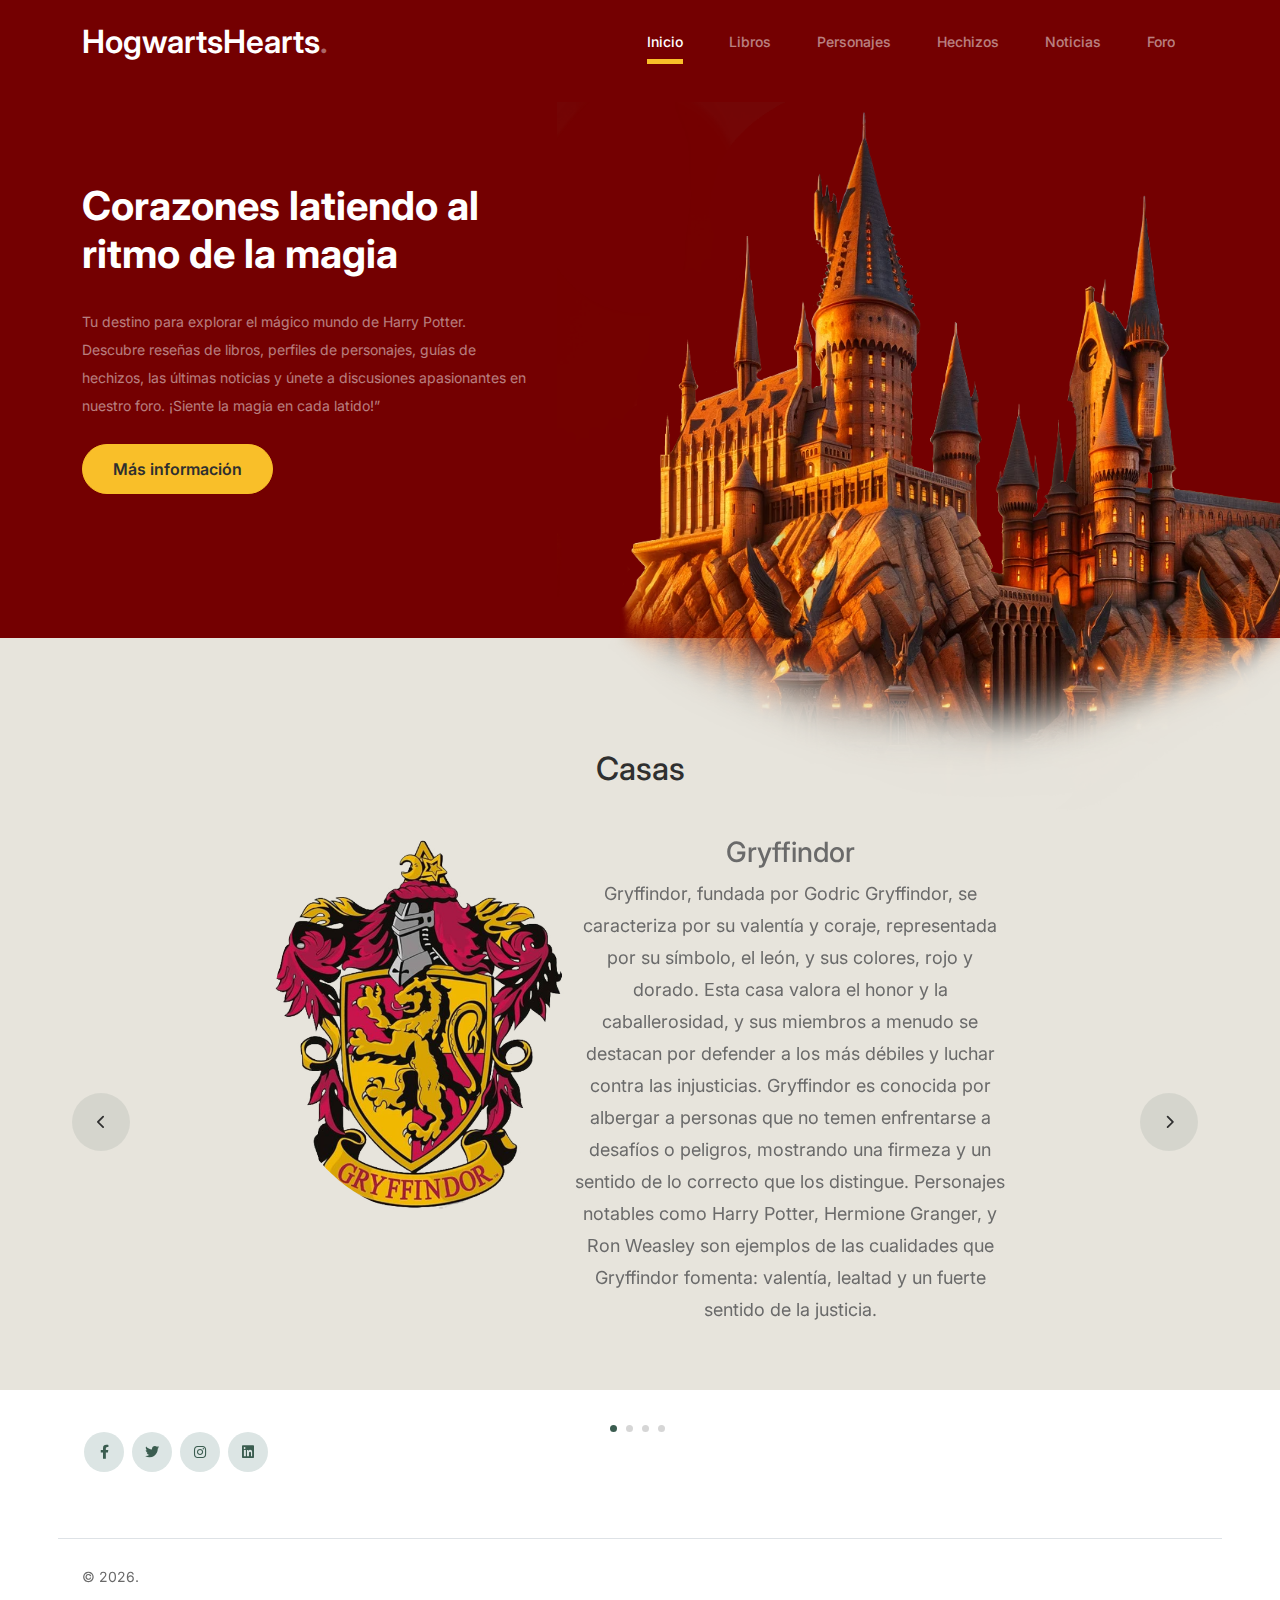
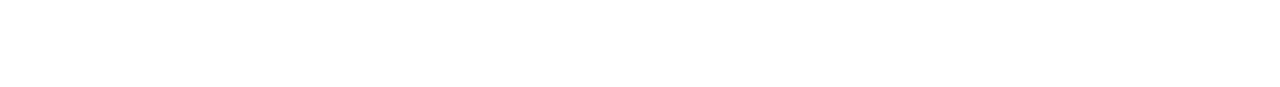
<file: FandomHarryPotter/index.html>
<!doctype html>
<html lang="en">

<head>
	<meta charset="utf-8">
	<meta name="viewport" content="width=device-width, initial-scale=1, shrink-to-fit=no">
	<meta name="author" content="Untree.co">
	<link rel="shortcut icon" href="hallowsIcon.png">

	<meta name="description" content="" />
	<meta name="keywords" content="bootstrap, bootstrap4" />

	<!-- Bootstrap CSS -->
	<link href="css/bootstrap.min.css" rel="stylesheet">
	<link href="https://cdnjs.cloudflare.com/ajax/libs/font-awesome/6.0.0-beta3/css/all.min.css" rel="stylesheet">
	<link href="css/tiny-slider.css" rel="stylesheet">
	<link href="css/style.css" rel="stylesheet">
	<title>HogwartsHearts </title>
</head>

<body>

	<!-- Start Header/Navigation -->
	<nav class="custom-navbar navbar navbar navbar-expand-md navbar-dark bg-dark" arial-label="Furni navigation bar">

		<div class="container">
			<a class="navbar-brand" href="index.html">HogwartsHearts<span>.</span></a>

			<button class="navbar-toggler" type="button" data-bs-toggle="collapse" data-bs-target="#navbarsFurni"
				aria-controls="navbarsFurni" aria-expanded="false" aria-label="Toggle navigation">
				<span class="navbar-toggler-icon"></span>
			</button>

			<div class="collapse navbar-collapse" id="navbarsFurni">
				<ul class="custom-navbar-nav navbar-nav ms-auto mb-2 mb-md-0">
					<li class="nav-item active">
						<a class="nav-link" href="index.html">Inicio</a>
					</li>
					<li><a class="nav-link" href="books.html">Libros</a></li>
					<li><a class="nav-link" href="personajes.html">Personajes</a></li>
					<li><a class="nav-link" href="spells.html">Hechizos</a></li>
					<li><a class="nav-link" href="news.html">Noticias</a></li>
					<li><a class="nav-link" href="foro.html">Foro</a></li>
				</ul>
			</div>
		</div>

	</nav>
	<!-- End Header/Navigation -->

	<!-- Start Hero Section -->
	<div class="hero">
		<div class="container">
			<div class="row justify-content-between">
				<div class="col-lg-5">
					<div class="intro-excerpt">
						<h1>Corazones <span clsas="d-block">latiendo al ritmo de la magia</span></h1>
						<p class="mb-4">Tu destino para explorar el mágico mundo de Harry Potter.
							Descubre reseñas de libros, perfiles de personajes, guías de hechizos,
							las últimas noticias y únete a discusiones apasionantes en nuestro foro.
							¡Siente la magia en cada latido!”</p>
						<p><a href="" class="btn btn-secondary me-2">Más información</a>
							<!-- <a href="#"class="btn btn-white-outline">Explore</a> -->
						</p>
					</div>
				</div>
				<div class="col-lg-7">
					<div class="hero-img-wrap">
						<img src="images/hogwarts.png" class="img-fluid">
					</div>
				</div>
			</div>
		</div>
	</div>



	<!-- Start Testimonial Slider -->
	<div class="testimonial-section before-footer-section">
		<div class="container">
			<div class="row">
				<div class="col-lg-7 mx-auto text-center">
					<h2 class="section-title">Casas</h2>
				</div>
			</div>

			<div class="row justify-content-center">
				<div class="col-lg-12">
					<div class="testimonial-slider-wrap text-center">

						<div id="testimonial-nav">
							<span class="prev" data-controls="prev"><span class="fa fa-chevron-left"></span></span>
							<span class="next" data-controls="next"><span class="fa fa-chevron-right"></span></span>
						</div>

						<div class="testimonial-slider">
							<div class="item">
								<div class="row justify-content-center">
									<div class="col-lg-8 mx-auto">
										<div class="testimonial-block text-center">
											<div class="author-info">
												<div class="author-pic">
													<img src="images/gryffindor.png" alt="Maria Jones"
														class="img-fluid">
												</div>
												<h3 class="font-weight-bold"></h3>
											</div>
											<blockquote class="mb-5">
												<h3 class="font-weight-bold">Gryffindor</h3>
												<p>Gryffindor, fundada por Godric Gryffindor, se caracteriza por
													su valentía y coraje, representada por su símbolo, el león, y sus
													colores, rojo y dorado. Esta casa valora el honor y la
													caballerosidad, y sus miembros a menudo se destacan por defender a
													los más débiles y luchar contra las injusticias. Gryffindor es
													conocida por albergar a personas que no temen enfrentarse a desafíos
													o peligros, mostrando una firmeza y un sentido de lo correcto que
													los distingue. Personajes notables como Harry Potter, Hermione
													Granger, y Ron Weasley son ejemplos de las cualidades que Gryffindor
													fomenta: valentía, lealtad y un fuerte sentido de la
													justicia.</p>
											</blockquote>
										</div>
									</div>
								</div>
							</div>
							<!-- END item -->

							<div class="item">
								<div class="row justify-content-center">
									<div class="col-lg-8 mx-auto">
										<div class="testimonial-block text-center">
											<div class="author-info">
												<div class="author-pic">
													<img src="images/slytherin.png" alt="Maria Jones" class="img-fluid">
												</div>
												<h3 class="font-weight-bold"></h3>
											</div>
											<blockquote class="mb-5">
												<h3 class="font-weight-bold">Slytherin</h3>
												<p>Slytherin, fundada por Salazar Slytherin, es famosa por su
													énfasis en la ambición y determinación, simbolizada por la serpiente
													y los colores verde y plata. Esta casa valora la astucia, la
													habilidad para usar recursos a su favor y un fuerte sentido del
													orgullo y liderazgo. Los Slytherins son estratégicos, conscientes de
													su entorno social, y a menudo asumen roles de liderazgo. Personajes
													como Severus Snape y Draco Malfoy representan las características de
													Slytherin: ambición, astucia y una voluntad firme para lograr sus
													objetivos.
												</p>
											</blockquote>
										</div>
									</div>
								</div>
							</div>

							<div class="item">
								<div class="row justify-content-center">
									<div class="col-lg-8 mx-auto">
										<div class="testimonial-block text-center">
											<div class="author-info">
												<div class="author-pic">
													<img src="images/ravenclaw.png" alt="Maria Jones" class="img-fluid">
												</div>
												<h3 class="font-weight-bold"></h3>
											</div>
											<blockquote class="mb-5">
												<h3 class="font-weight-bold">Ravenclaw</h3>
												<p>Ravenclaw, fundada por Rowena Ravenclaw, se distingue por su
													valoración de la inteligencia y sabiduría, con el águila como
													símbolo y los colores azul y bronce. Esta casa promueve la
													creatividad, la originalidad, y el deseo de conocimiento, atrayendo
													a aquellos que muestran una mente aguda y un enfoque innovador. Los
													Ravenclaws son conocidos por su independencia, individualismo y un
													enfoque único en la resolución de problemas. Personajes como Luna
													Lovegood y Cho Chang ejemplifican las cualidades de Ravenclaw:
													inteligencia, creatividad y una perspectiva única.
												</p>
											</blockquote>
										</div>
									</div>
								</div>
							</div>

							<div class="item">
								<div class="row justify-content-center">
									<div class="col-lg-8 mx-auto">
										<div class="testimonial-block text-center">
											<div class="author-info">
												<div class="author-pic">
													<img src="images/hufflepuff.png" alt="Maria Jones"
														class="img-fluid">
												</div>
												<h3 class="font-weight-bold"></h3>
											</div>
											<blockquote class="mb-5">
												<h3 class="font-weight-bold">Hufflepuff</h3>
												<p>Hufflepuff, fundada por Helga Hufflepuff, es reconocida por su
													lealtad, justicia, y los colores amarillo y negro. Esta casa destaca
													por valorar el trabajo duro, la paciencia, y la igualdad,
													representada por su símbolo, el tejón. Los miembros de Hufflepuff
													son conocidos por su amabilidad, honestidad y un enfoque inclusivo y
													justo hacia todos, siendo a menudo vistos como los más amigables y
													accesibles. Personajes como Cedric Diggory y Nymphadora Tonks
													ilustran el compromiso de Hufflepuff con la lealtad, la dedicación y
													la justicia.
												</p>
											</blockquote>
										</div>
									</div>
								</div>
							</div>


						</div>

					</div>
				</div>
			</div>
		</div>
	</div>
	<!-- End Testimonial Slider -->


	<!-- Start Footer Section -->
	<footer class="footer-section">
		<div class="container relative">

			<div class="row g-5 mb-5">
				<div class="col-lg-4">

					<ul class="list-unstyled custom-social">
						<li><a href="#"><span class="fa fa-brands fa-facebook-f"></span></a></li>
						<li><a href="#"><span class="fa fa-brands fa-twitter"></span></a></li>
						<li><a href="#"><span class="fa fa-brands fa-instagram"></span></a></li>
						<li><a href="#"><span class="fa fa-brands fa-linkedin"></span></a></li>
					</ul>
				</div>


				<div class="border-top copyright">
					<div class="row pt-4">
						<div class="col-lg-6">
							<p class="mb-2 text-center text-lg-start"> &copy;
								<script>document.write(new Date().getFullYear());</script>.
							</p>
						</div>
					</div>
				</div>

			</div>
	</footer>
	<!-- End Footer Section -->
	<script src="js/bootstrap.bundle.min.js"></script>
	<script src="js/tiny-slider.js"></script>
	<script src="js/custom.js"></script>

</body>

</html>
</file>
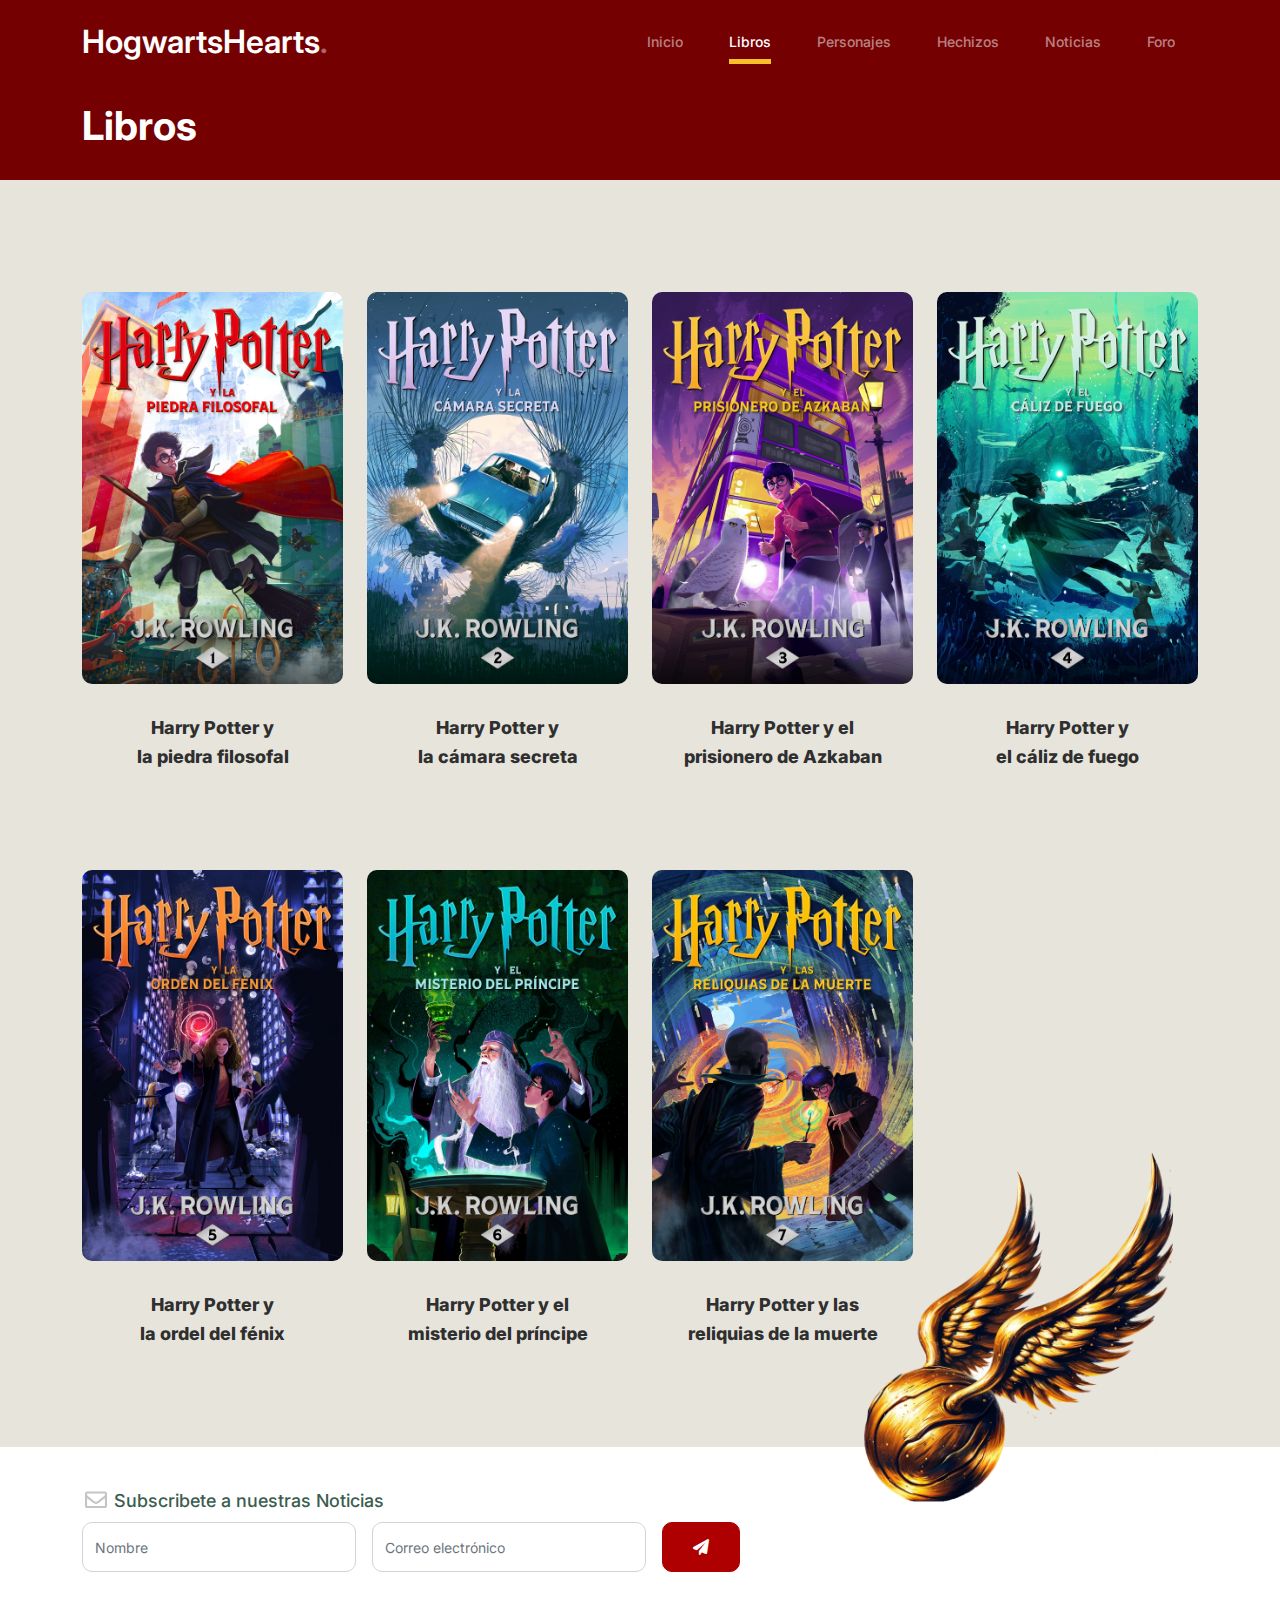
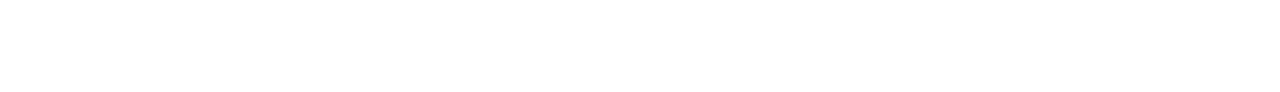
<file: FandomHarryPotter/books.html>
<!doctype html>
<html lang="en">

<head>
	<meta charset="utf-8">
	<meta name="viewport" content="width=device-width, initial-scale=1, shrink-to-fit=no">
	<meta name="author" content="Untree.co">
	<link rel="shortcut icon" href="hallowsIcon.png">

	<meta name="description" content="" />
	<meta name="keywords" content="bootstrap, bootstrap4" />

	<!-- Bootstrap CSS -->
	<link href="css/bootstrap.min.css" rel="stylesheet">
	<link href="https://cdnjs.cloudflare.com/ajax/libs/font-awesome/6.0.0-beta3/css/all.min.css" rel="stylesheet">
	<link href="css/tiny-slider.css" rel="stylesheet">
	<link href="css/style.css" rel="stylesheet">
	<title>Libros </title>
</head>

<body>

	<!-- Barra de navegacion -->
	<nav class="custom-navbar navbar navbar navbar-expand-md navbar-dark bg-dark" arial-label="Furni navigation bar">
		<div class="container">
			<a class="navbar-brand" href="index.html">HogwartsHearts<span>.</span></a>
			<button class="navbar-toggler" type="button" data-bs-toggle="collapse" data-bs-target="#navbarsFurni"
				aria-controls="navbarsFurni" aria-expanded="false" aria-label="Toggle navigation">
				<span class="navbar-toggler-icon"></span>
			</button>
			<div class="collapse navbar-collapse" id="navbarsFurni">
				<ul class="custom-navbar-nav navbar-nav ms-auto mb-2 mb-md-0">
					<li><a class="nav-link" href="index.html">Inicio</a></li>
					<li class="nav-item active">
						<a class="nav-link" href="books.html">Libros</a>
					</li>
					<li><a class="nav-link" href="personajes.html">Personajes</a></li>
					<li><a class="nav-link" href="services.html">Hechizos</a></li>
					<li><a class="nav-link" href="blog.html">Noticias</a></li>
					<li><a class="nav-link" href="contact.html">Foro</a></li>
			</div>
		</div>
	</nav>

	<!-- Barra titulo -->
	<div class="hero2">
		<div class="container">
			<div class="row justify-content-between">
				<div class="col-lg-5">
					<div class="intro-excerpt">
						<h1>Libros</h1>
					</div>
				</div>
			</div>
		</div>
	</div>


	<div class="untree_co-section product-section before-footer-section">
		<div class="container">
			<div class="row">
				<!-- Libro1 -->
				<div class="col-12 col-md-4 col-lg-3 mb-5">
					<a class="product-item" href="#" data-bs-toggle="modal" data-bs-target="#modalBook1">
						<img src="images/book1.jpg" class="img-fluid product-thumbnail">
						<!-- <h3 class="product-title"></h3> -->
						<strong class="product-price">Harry Potter y<br>la piedra filosofal</strong>
						<span class="icon-cross">
							<img src="images/cross.svg" class="img-fluid">
						</span>
					</a>
				</div>

				<!-- Libro 2 -->
				<div class="col-12 col-md-4 col-lg-3 mb-5">
					<a class="product-item" href="#" data-bs-toggle="modal" data-bs-target="#modalBook2">
						<img src="images/book2.jpg" class="img-fluid product-thumbnail">
						<strong class="product-price">Harry Potter y<br>la cámara secreta</strong>
						<span class="icon-cross">
							<img src="images/cross.svg" class="img-fluid">
						</span>
					</a>
				</div>

				<!-- Libro 3 -->
				<div class="col-12 col-md-4 col-lg-3 mb-5">
					<a class="product-item" href="#" data-bs-toggle="modal" data-bs-target="#modalBook3">
						<img src="images/book3.jpg" class="img-fluid product-thumbnail">
						<strong class="product-price">Harry Potter y el<br>prisionero de Azkaban</strong>
						<span class="icon-cross">
							<img src="images/cross.svg" class="img-fluid">
						</span>
					</a>
				</div>

				<!-- Libro 4 -->
				<div class="col-12 col-md-4 col-lg-3 mb-5">
					<a class="product-item" href="#" data-bs-toggle="modal" data-bs-target="#modalBook4">
						<img src="images/book4.jpg" class="img-fluid product-thumbnail">
						<strong class="product-price">Harry Potter y<br>el cáliz de fuego</strong>
						<span class="icon-cross">
							<img src="images/cross.svg" class="img-fluid">
						</span>
					</a>
				</div>

				<!-- Libro 5 -->
				<div class="col-12 col-md-4 col-lg-3 mb-5">
					<a class="product-item" href="#" data-bs-toggle="modal" data-bs-target="#modalBook5">
						<img src="images/book5.jpg" class="img-fluid product-thumbnail">
						<strong class="product-price">Harry Potter y<br>la ordel del fénix</strong>
						<span class="icon-cross">
							<img src="images/cross.svg" class="img-fluid">
						</span>
					</a>
				</div>

				<!-- Libro 6 -->
				<div class="col-12 col-md-4 col-lg-3 mb-5">
					<a class="product-item" href="#" data-bs-toggle="modal" data-bs-target="#modalBook6">
						<img src="images/book6.jpg" class="img-fluid product-thumbnail">
						<strong class="product-price">Harry Potter y el<br>misterio del príncipe</strong>
						<span class="icon-cross">
							<img src="images/cross.svg" class="img-fluid">
						</span>
					</a>
				</div>

				<!-- Libro 7 -->
				<div class="col-12 col-md-4 col-lg-3 mb-5">
					<a class="product-item" href="#" data-bs-toggle="modal" data-bs-target="#modalBook7">
						<img src="images/book7.jpg" class="img-fluid product-thumbnail">
						<strong class="product-price">Harry Potter y las<br>reliquias de la muerte</strong>
						<span class="icon-cross">
							<img src="images/cross.svg" class="img-fluid">
						</span>
					</a>
				</div>

				<!-- Modal libro 1 -->
				<div class="modal fade modal-book" id="modalBook1" tabindex="-1" aria-labelledby="exampleModalLabel"
					aria-hidden="true">
					<div class="modal-dialog modal-dialog-centered">
						<div class="modal-content">
							<div class="modal-header">
								<h1 class="modal-h1">
									Harry potter y la piedra filosofal
								</h1>
							</div>
							<div class="modal-body">
								<div class="img-container">
									<img src="images/book1.jpg" class="img-modal">
								</div>
								<div>
									<p class="modal-p">
										En "Harry Potter y la Piedra Filosofal", J.K. Rowling introduce a los lectores
										al joven Harry Potter, quien descubre en su undécimo cumpleaños que es un mago.
										El libro narra su primer año en el Colegio Hogwarts de Magia y Hechicería, donde
										hace amigos como Ron Weasley y Hermione Granger y enemigos como Draco Malfoy. A
										través de una serie de eventos mágicos y misteriosos, Harry se entera de su
										pasado trágico y del poderoso mago oscuro Lord Voldemort, quien asesinó a sus
										padres. La historia culmina con la búsqueda de la Piedra Filosofal, un objeto
										mágico de inmenso poder, mientras Harry y sus amigos enfrentan desafíos que
										ponen a prueba su valentía y amistad. Este libro no solo establece el escenario
										para la serie, sino que también introduce temas centrales como la amistad, el
										coraje y la lucha contra el mal.
									</p>
								</div>
							</div>
							<div class="modal-footer">
								<button type="button" class="btn btn-cerrar" data-bs-dismiss="modal">Cerrar</button>
							</div>
						</div>
					</div>
				</div>

				<!-- Modal libro 2 -->
				<div class="modal fade modal-book" id="modalBook2" tabindex="-1" aria-labelledby="exampleModalLabel"
					aria-hidden="true">
					<div class="modal-dialog modal-dialog-centered">
						<div class="modal-content">
							<div class="modal-header">
								<h1 class="modal-h1">
									Harry Potter y la Cámara Secreta
								</h1>
							</div>
							<div class="modal-body">
								<div class="img-container">
									<img src="images/book2.jpg" class="img-modal">
								</div>
								<div>
									<p class="modal-p">
										"Harry Potter y la Cámara Secreta" profundiza en el mundo mágico y sus peligros.
										En su segundo año en Hogwarts, Harry se enfrenta al misterio de la Cámara
										Secreta, un lugar dentro de la escuela donde un monstruo ha sido liberado,
										petrificando a varios estudiantes. A lo largo de la historia, Harry lucha contra
										el prejuicio (manifestado en la figura del elfo doméstico Dobby y la difamación
										contra los magos de "sangre no pura"), y descubre más sobre el pasado de
										Voldemort. La historia culmina con un emocionante enfrentamiento en la Cámara
										Secreta, donde Harry demuestra nuevamente su valentía y habilidad para enfrentar
										a las fuerzas oscuras. Este libro consolida la complejidad del mundo mágico y
										los personajes, presentando nuevos retos y expandiendo la historia de fondo de
										la serie.
									</p>
								</div>
							</div>
							<div class="modal-footer">
								<button type="button" class="btn btn-cerrar" data-bs-dismiss="modal">Cerrar</button>
							</div>
						</div>
					</div>
				</div>

				<!-- Modal libro 3 -->
				<div class="modal fade modal-book" id="modalBook3" tabindex="-1" aria-labelledby="exampleModalLabel"
					aria-hidden="true">
					<div class="modal-dialog modal-dialog-centered">
						<div class="modal-content">
							<div class="modal-header">
								<h1 class="modal-h1">
									Harry Potter y el Prisionero de Azkaban
								</h1>
							</div>
							<div class="modal-body">
								<div class="img-container">
									<img src="images/book3.jpg" class="img-modal">
								</div>
								<div>
									<p class="modal-p">
										El tercer libro, "Harry Potter y el Prisionero de Azkaban", se centra en la
										figura de Sirius Black, un prisionero fugado de la infame prisión de Azkaban,
										quien se cree que busca matar a Harry. Este libro marca un giro hacia una
										narrativa más oscura y compleja. A lo largo de la historia, Harry descubre la
										verdad sobre la relación de Black con sus padres y se enfrenta a criaturas
										aterradoras como los dementores. El libro introduce conceptos como el giratiempo
										y profundiza en el pasado de los padres de Harry, añadiendo capas de profundidad
										a la saga. La resolución del misterio de Black y su verdadera historia añaden
										una dimensión emocional más rica y compleja a la serie.
									</p>
								</div>
							</div>
							<div class="modal-footer">
								<button type="button" class="btn btn-cerrar" data-bs-dismiss="modal">Cerrar</button>
							</div>
						</div>
					</div>
				</div>

				<!-- Modal libro 4 -->
				<div class="modal fade modal-book" id="modalBook4" tabindex="-1" aria-labelledby="exampleModalLabel"
					aria-hidden="true">
					<div class="modal-dialog modal-dialog-centered">
						<div class="modal-content">
							<div class="modal-header">
								<h1 class="modal-h1">
									Harry Potter y el Cáliz de Fuego
								</h1>
							</div>
							<div class="modal-body">
								<div class="img-container">
									<img src="images/book4.jpg" class="img-modal">
								</div>
								<div>
									<p class="modal-p">
										"Harry Potter y el Cáliz de Fuego" lleva a Harry y a sus amigos a enfrentar
										nuevos desafíos en el Torneo de los Tres Magos, una competición mágica entre
										tres escuelas de magia. Este libro se distingue por su escala más grande y un
										tono más oscuro, ya que el resurgimiento de Voldemort se convierte en una
										amenaza tangible. A través de las pruebas del torneo, Harry demuestra su ingenio
										y coraje, mientras la trama se entrelaza con temas de honor, rivalidad y
										tragedia. El clímax del libro, donde Harry se enfrenta a Voldemort, marca un
										punto de inflexión en la serie, estableciendo el escenario para una lucha más
										directa entre el bien y el mal.
									</p>
								</div>
							</div>
							<div class="modal-footer">
								<button type="button" class="btn btn-cerrar" data-bs-dismiss="modal">Cerrar</button>
							</div>
						</div>
					</div>
				</div>

				<!-- Modal libro 5 -->
				<div class="modal fade modal-book" id="modalBook5" tabindex="-1" aria-labelledby="exampleModalLabel"
					aria-hidden="true">
					<div class="modal-dialog modal-dialog-centered">
						<div class="modal-content">
							<div class="modal-header">
								<h1 class="modal-h1">
									Harry Potter y la Orden del Fénix
								</h1>
							</div>
							<div class="modal-body">
								<div class="img-container">
									<img src="images/book5.jpg" class="img-modal">
								</div>
								<div>
									<p class="modal-p">
										En "Harry Potter y la Orden del Fénix", la serie alcanza un pico de intensidad y
										conflicto. La negación del Ministerio de Magia de la vuelta de Voldemort y la
										llegada de Dolores Umbridge a Hogwarts como una autoridad opresiva son temas
										centrales. Harry, sintiéndose aislado y frustrado, debe lidiar con los desafíos
										del crecimiento y la responsabilidad. La formación del Ejército de Dumbledore y
										la rebelión de los estudiantes contra Umbridge destacan temas de resistencia y
										autonomía. El libro culmina con una batalla en el Departamento de Misterios,
										revelando más sobre las profecías relacionadas con Harry y Voldemort, y lleva la
										serie a un tono más adulto y serio.
									</p>
								</div>
							</div>
							<div class="modal-footer">
								<button type="button" class="btn btn-cerrar" data-bs-dismiss="modal">Cerrar</button>
							</div>
						</div>
					</div>
				</div>

				<!-- Modal libro 6 -->
				<div class="modal fade modal-book" id="modalBook6" tabindex="-1" aria-labelledby="exampleModalLabel"
					aria-hidden="true">
					<div class="modal-dialog modal-dialog-centered">
						<div class="modal-content">
							<div class="modal-header">
								<h1 class="modal-h1">
									Harry Potter y el Misterio del Príncipe
								</h1>
							</div>
							<div class="modal-body">
								<div class="img-container">
									<img src="images/book6.jpg" class="img-modal">
								</div>
								<div>
									<p class="modal-p">
										"Harry Potter y el Misterio del Príncipe" se sumerge más en el pasado de
										Voldemort y la naturaleza de sus Horrocruxes, objetos que contienen fragmentos
										de su alma. A medida que Harry y Dumbledore trabajan juntos para descubrir los
										secretos de Voldemort, la historia explora temas de sacrificio, confianza y la
										naturaleza del mal. Las relaciones personales y románticas de los personajes
										adquieren mayor relevancia, añadiendo una dimensión más humana y relatable. El
										clímax trágico del libro, con la muerte de un personaje central, deja a Harry y
										a los lectores con un sentido de pérdida y determinación para enfrentar la
										inminente batalla final contra Voldemort.
									</p>
								</div>
							</div>
							<div class="modal-footer">
								<button type="button" class="btn btn-cerrar" data-bs-dismiss="modal">Cerrar</button>
							</div>
						</div>
					</div>
				</div>

				<!-- Modal libro 7 -->
				<div class="modal fade modal-book" id="modalBook7" tabindex="-1" aria-labelledby="exampleModalLabel"
					aria-hidden="true">
					<div class="modal-dialog modal-dialog-centered">
						<div class="modal-content">
							<div class="modal-header">
								<h1 class="modal-h1">
									Harry Potter y las Reliquias de la Muerte
								</h1>
							</div>
							<div class="modal-body">
								<div class="img-container">
									<img src="images/book7.jpg" class="img-modal">
								</div>
								<div>
									<p class="modal-p">
										El último libro, "Harry Potter y las Reliquias de la Muerte", concluye la saga
										con una mezcla épica de batallas, sacrificios y revelaciones. Harry, Ron y
										Hermione se embarcan en una peligrosa misión para encontrar y destruir los
										Horrocruxes restantes de Voldemort. A lo largo del libro, enfrentan numerosos
										desafíos y pérdidas, profundizando en temas de amor, muerte y elección. Las
										complejas relaciones entre los personajes alcanzan su clímax, y la historia
										culmina con la Batalla de Hogwarts, un enfrentamiento final entre las fuerzas
										del bien y del mal. El libro cierra de manera satisfactoria la historia,
										resolviendo misterios y arcos de personajes, y dejando a los lectores con una
										sensación de cierre y continuidad.
									</p>
								</div>
							</div>
							<div class="modal-footer">
								<button type="button" class="btn btn-cerrar" data-bs-dismiss="modal">Cerrar</button>
							</div>
						</div>
					</div>
				</div>

			</div>
		</div>
	</div>


	<!-- Start Footer Section -->
	<footer class="footer-section">
		<div class="container relative">
			<div class="snitch-img">
				<img src="images/snitch.png" alt="Image" class="img-fluid">
			</div>
			<div class="row">
				<div class="col-lg-8">
					<div class="subscription-form">
						<h3 class="d-flex align-items-center"><span class="me-1"><img src="images/envelope-outline.svg"
									alt="Image" class="img-fluid"></span><span>Subscribete a nuestras Noticias</span>
						</h3>
						<form action="#" class="row g-3">
							<div class="col-auto">
								<input type="text" class="form-control" placeholder="Nombre">
							</div>
							<div class="col-auto">
								<input type="email" class="form-control" placeholder="Correo electrónico">
							</div>
							<div class="col-auto">
								<button class="btn btn-primary">
									<span class="fa fa-paper-plane"></span>
								</button>
							</div>
						</form>
					</div>
				</div>
			</div>
		</div>
	</footer>


	<script src="js/bootstrap.bundle.min.js"></script>
	<script src="js/tiny-slider.js"></script>
	<script src="js/custom.js"></script>
</body>

</html>
</file>
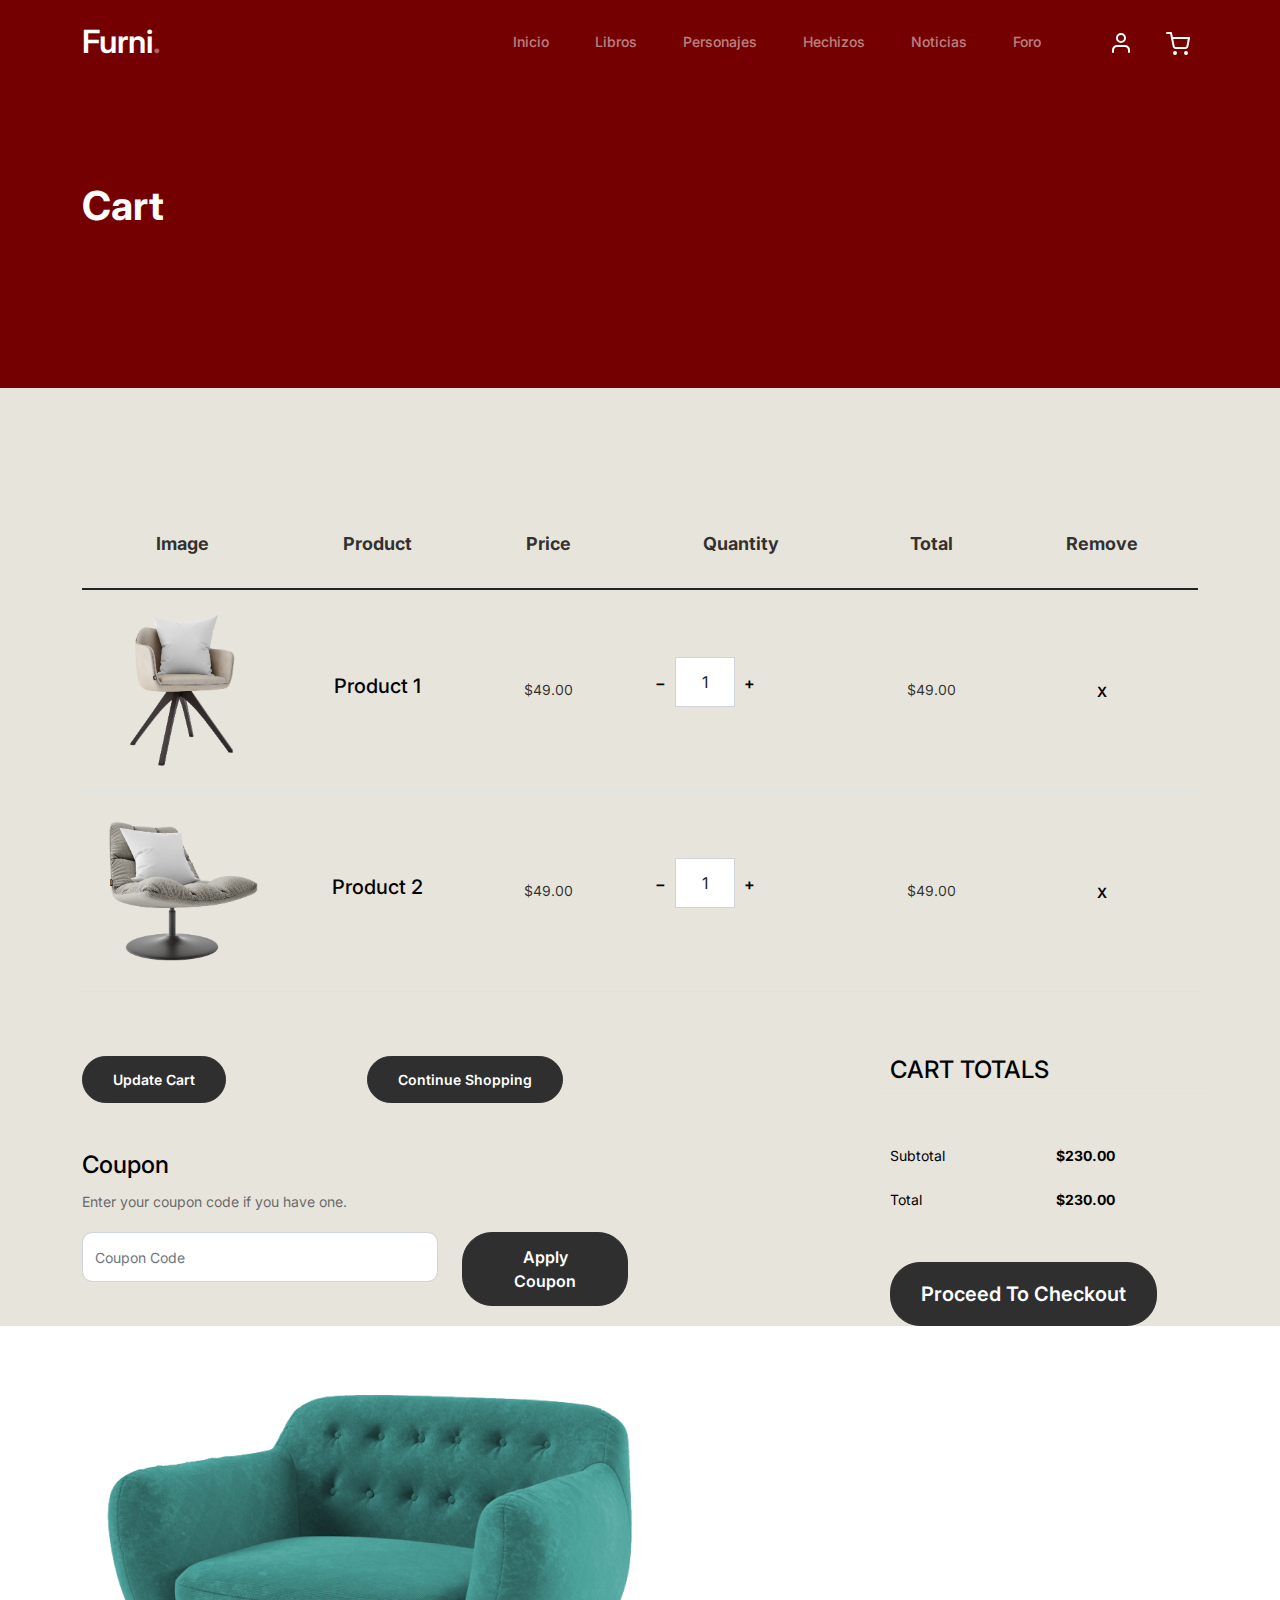
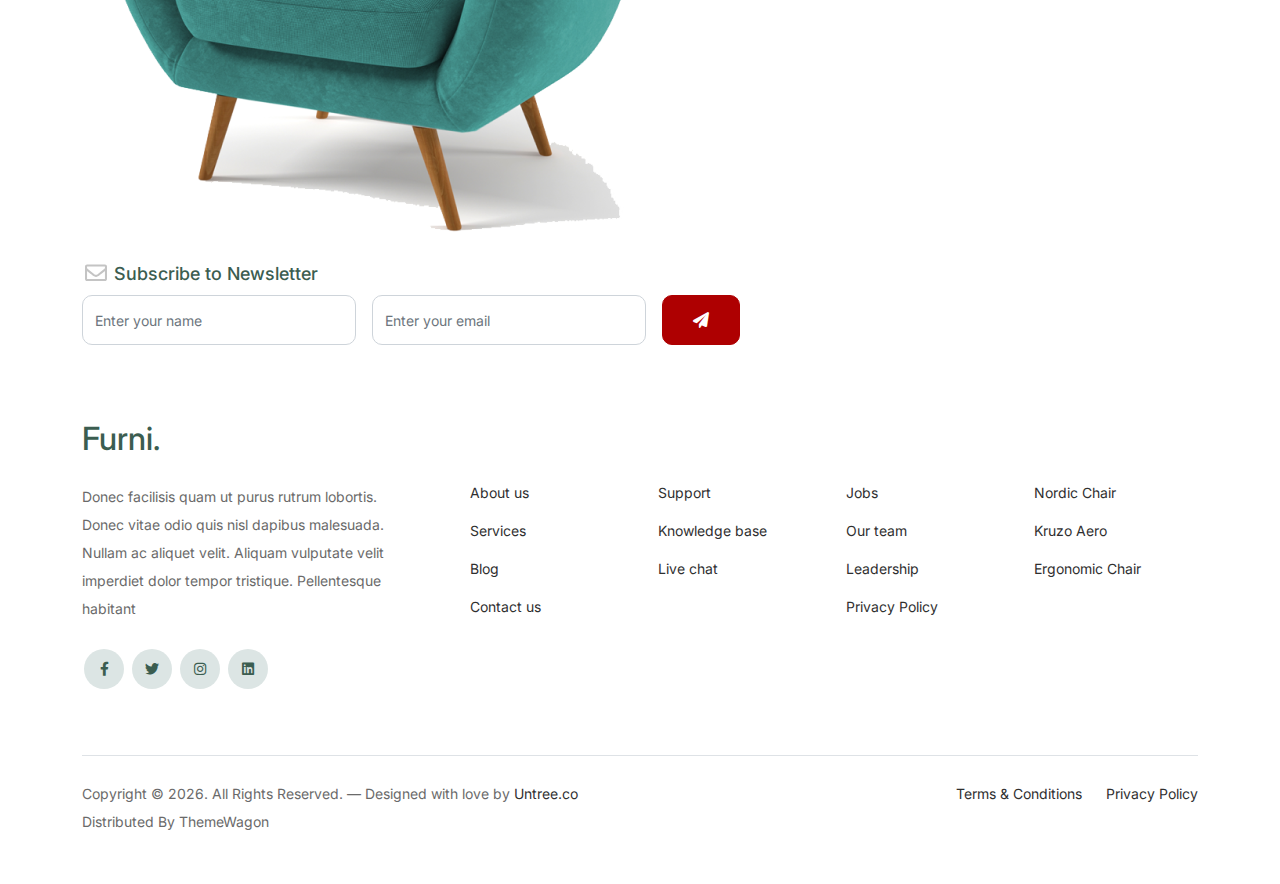
<file: FandomHarryPotter/cart.html>
<!-- /*
* Bootstrap 5
* Template Name: Furni
* Template Author: Untree.co
* Template URI: https://untree.co/
* License: https://creativecommons.org/licenses/by/3.0/
*/ -->
<!doctype html>
<html lang="en">

<head>
	<meta charset="utf-8">
	<meta name="viewport" content="width=device-width, initial-scale=1, shrink-to-fit=no">
	<meta name="author" content="Untree.co">
	<link rel="shortcut icon" href="favicon.png">

	<meta name="description" content="" />
	<meta name="keywords" content="bootstrap, bootstrap4" />

	<!-- Bootstrap CSS -->
	<link href="css/bootstrap.min.css" rel="stylesheet">
	<link href="https://cdnjs.cloudflare.com/ajax/libs/font-awesome/6.0.0-beta3/css/all.min.css" rel="stylesheet">
	<link href="css/tiny-slider.css" rel="stylesheet">
	<link href="css/style.css" rel="stylesheet">
	<title>Furni Free Bootstrap 5 Template for Furniture and Interior Design Websites by Untree.co </title>
</head>

<body>

	<!-- Start Header/Navigation -->
	<nav class="custom-navbar navbar navbar navbar-expand-md navbar-dark bg-dark" arial-label="Furni navigation bar">

		<div class="container">
			<a class="navbar-brand" href="index.html">Furni<span>.</span></a>

			<button class="navbar-toggler" type="button" data-bs-toggle="collapse" data-bs-target="#navbarsFurni"
				aria-controls="navbarsFurni" aria-expanded="false" aria-label="Toggle navigation">
				<span class="navbar-toggler-icon"></span>
			</button>

			<div class="collapse navbar-collapse" id="navbarsFurni">
				<ul class="custom-navbar-nav navbar-nav ms-auto mb-2 mb-md-0">
					<li class="nav-item ">
						<a class="nav-link" href="index.html">Inicio</a>
					</li>
					<li><a class="nav-link" href="books.html">Libros</a></li>
					<li><a class="nav-link" href="about.html">Personajes</a></li>
					<li><a class="nav-link" href="services.html">Hechizos</a></li>
					<li><a class="nav-link" href="blog.html">Noticias</a></li>
					<li><a class="nav-link" href="contact.html">Foro</a></li>
				</ul>

				<ul class="custom-navbar-cta navbar-nav mb-2 mb-md-0 ms-5">
					<li><a class="nav-link" href="#"><img src="images/user.svg"></a></li>
					<li><a class="nav-link" href="cart.html"><img src="images/cart.svg"></a></li>
				</ul>
			</div>
		</div>

	</nav>
	<!-- End Header/Navigation -->

	<!-- Start Hero Section -->
	<div class="hero">
		<div class="container">
			<div class="row justify-content-between">
				<div class="col-lg-5">
					<div class="intro-excerpt">
						<h1>Cart</h1>
					</div>
				</div>
				<div class="col-lg-7">

				</div>
			</div>
		</div>
	</div>
	<!-- End Hero Section -->



	<div class="untree_co-section before-footer-section">
		<div class="container">
			<div class="row mb-5">
				<form class="col-md-12" method="post">
					<div class="site-blocks-table">
						<table class="table">
							<thead>
								<tr>
									<th class="product-thumbnail">Image</th>
									<th class="product-name">Product</th>
									<th class="product-price">Price</th>
									<th class="product-quantity">Quantity</th>
									<th class="product-total">Total</th>
									<th class="product-remove">Remove</th>
								</tr>
							</thead>
							<tbody>
								<tr>
									<td class="product-thumbnail">
										<img src="images/product-1.png" alt="Image" class="img-fluid">
									</td>
									<td class="product-name">
										<h2 class="h5 text-black">Product 1</h2>
									</td>
									<td>$49.00</td>
									<td>
										<div class="input-group mb-3 d-flex align-items-center quantity-container"
											style="max-width: 120px;">
											<div class="input-group-prepend">
												<button class="btn btn-outline-black decrease"
													type="button">&minus;</button>
											</div>
											<input type="text" class="form-control text-center quantity-amount"
												value="1" placeholder="" aria-label="Example text with button addon"
												aria-describedby="button-addon1">
											<div class="input-group-append">
												<button class="btn btn-outline-black increase"
													type="button">&plus;</button>
											</div>
										</div>

									</td>
									<td>$49.00</td>
									<td><a href="#" class="btn btn-black btn-sm">X</a></td>
								</tr>

								<tr>
									<td class="product-thumbnail">
										<img src="images/product-2.png" alt="Image" class="img-fluid">
									</td>
									<td class="product-name">
										<h2 class="h5 text-black">Product 2</h2>
									</td>
									<td>$49.00</td>
									<td>
										<div class="input-group mb-3 d-flex align-items-center quantity-container"
											style="max-width: 120px;">
											<div class="input-group-prepend">
												<button class="btn btn-outline-black decrease"
													type="button">&minus;</button>
											</div>
											<input type="text" class="form-control text-center quantity-amount"
												value="1" placeholder="" aria-label="Example text with button addon"
												aria-describedby="button-addon1">
											<div class="input-group-append">
												<button class="btn btn-outline-black increase"
													type="button">&plus;</button>
											</div>
										</div>

									</td>
									<td>$49.00</td>
									<td><a href="#" class="btn btn-black btn-sm">X</a></td>
								</tr>
							</tbody>
						</table>
					</div>
				</form>
			</div>

			<div class="row">
				<div class="col-md-6">
					<div class="row mb-5">
						<div class="col-md-6 mb-3 mb-md-0">
							<button class="btn btn-black btn-sm btn-block">Update Cart</button>
						</div>
						<div class="col-md-6">
							<button class="btn btn-outline-black btn-sm btn-block">Continue Shopping</button>
						</div>
					</div>
					<div class="row">
						<div class="col-md-12">
							<label class="text-black h4" for="coupon">Coupon</label>
							<p>Enter your coupon code if you have one.</p>
						</div>
						<div class="col-md-8 mb-3 mb-md-0">
							<input type="text" class="form-control py-3" id="coupon" placeholder="Coupon Code">
						</div>
						<div class="col-md-4">
							<button class="btn btn-black">Apply Coupon</button>
						</div>
					</div>
				</div>
				<div class="col-md-6 pl-5">
					<div class="row justify-content-end">
						<div class="col-md-7">
							<div class="row">
								<div class="col-md-12 text-right border-bottom mb-5">
									<h3 class="text-black h4 text-uppercase">Cart Totals</h3>
								</div>
							</div>
							<div class="row mb-3">
								<div class="col-md-6">
									<span class="text-black">Subtotal</span>
								</div>
								<div class="col-md-6 text-right">
									<strong class="text-black">$230.00</strong>
								</div>
							</div>
							<div class="row mb-5">
								<div class="col-md-6">
									<span class="text-black">Total</span>
								</div>
								<div class="col-md-6 text-right">
									<strong class="text-black">$230.00</strong>
								</div>
							</div>

							<div class="row">
								<div class="col-md-12">
									<button class="btn btn-black btn-lg py-3 btn-block"
										onclick="window.location='checkout.html'">Proceed To Checkout</button>
								</div>
							</div>
						</div>
					</div>
				</div>
			</div>
		</div>
	</div>


	<!-- Start Footer Section -->
	<footer class="footer-section">
		<div class="container relative">

			<div class="sofa-img">
				<img src="images/sofa.png" alt="Image" class="img-fluid">
			</div>

			<div class="row">
				<div class="col-lg-8">
					<div class="subscription-form">
						<h3 class="d-flex align-items-center"><span class="me-1"><img src="images/envelope-outline.svg"
									alt="Image" class="img-fluid"></span><span>Subscribe to Newsletter</span></h3>

						<form action="#" class="row g-3">
							<div class="col-auto">
								<input type="text" class="form-control" placeholder="Enter your name">
							</div>
							<div class="col-auto">
								<input type="email" class="form-control" placeholder="Enter your email">
							</div>
							<div class="col-auto">
								<button class="btn btn-primary">
									<span class="fa fa-paper-plane"></span>
								</button>
							</div>
						</form>

					</div>
				</div>
			</div>

			<div class="row g-5 mb-5">
				<div class="col-lg-4">
					<div class="mb-4 footer-logo-wrap"><a href="#" class="footer-logo">Furni<span>.</span></a></div>
					<p class="mb-4">Donec facilisis quam ut purus rutrum lobortis. Donec vitae odio quis nisl dapibus
						malesuada. Nullam ac aliquet velit. Aliquam vulputate velit imperdiet dolor tempor tristique.
						Pellentesque habitant</p>

					<ul class="list-unstyled custom-social">
						<li><a href="#"><span class="fa fa-brands fa-facebook-f"></span></a></li>
						<li><a href="#"><span class="fa fa-brands fa-twitter"></span></a></li>
						<li><a href="#"><span class="fa fa-brands fa-instagram"></span></a></li>
						<li><a href="#"><span class="fa fa-brands fa-linkedin"></span></a></li>
					</ul>
				</div>

				<div class="col-lg-8">
					<div class="row links-wrap">
						<div class="col-6 col-sm-6 col-md-3">
							<ul class="list-unstyled">
								<li><a href="#">About us</a></li>
								<li><a href="#">Services</a></li>
								<li><a href="#">Blog</a></li>
								<li><a href="#">Contact us</a></li>
							</ul>
						</div>

						<div class="col-6 col-sm-6 col-md-3">
							<ul class="list-unstyled">
								<li><a href="#">Support</a></li>
								<li><a href="#">Knowledge base</a></li>
								<li><a href="#">Live chat</a></li>
							</ul>
						</div>

						<div class="col-6 col-sm-6 col-md-3">
							<ul class="list-unstyled">
								<li><a href="#">Jobs</a></li>
								<li><a href="#">Our team</a></li>
								<li><a href="#">Leadership</a></li>
								<li><a href="#">Privacy Policy</a></li>
							</ul>
						</div>

						<div class="col-6 col-sm-6 col-md-3">
							<ul class="list-unstyled">
								<li><a href="#">Nordic Chair</a></li>
								<li><a href="#">Kruzo Aero</a></li>
								<li><a href="#">Ergonomic Chair</a></li>
							</ul>
						</div>
					</div>
				</div>

			</div>

			<div class="border-top copyright">
				<div class="row pt-4">
					<div class="col-lg-6">
						<p class="mb-2 text-center text-lg-start">Copyright &copy;
							<script>document.write(new Date().getFullYear());</script>. All Rights Reserved. &mdash;
							Designed with love by <a href="https://untree.co">Untree.co</a> Distributed By <a
								hreff="https://themewagon.com">ThemeWagon</a>
							<!-- License information: https://untree.co/license/ -->
						</p>
					</div>

					<div class="col-lg-6 text-center text-lg-end">
						<ul class="list-unstyled d-inline-flex ms-auto">
							<li class="me-4"><a href="#">Terms &amp; Conditions</a></li>
							<li><a href="#">Privacy Policy</a></li>
						</ul>
					</div>

				</div>
			</div>

		</div>
	</footer>
	<!-- End Footer Section -->


	<script src="js/bootstrap.bundle.min.js"></script>
	<script src="js/tiny-slider.js"></script>
	<script src="js/custom.js"></script>
</body>

</html>
</file>
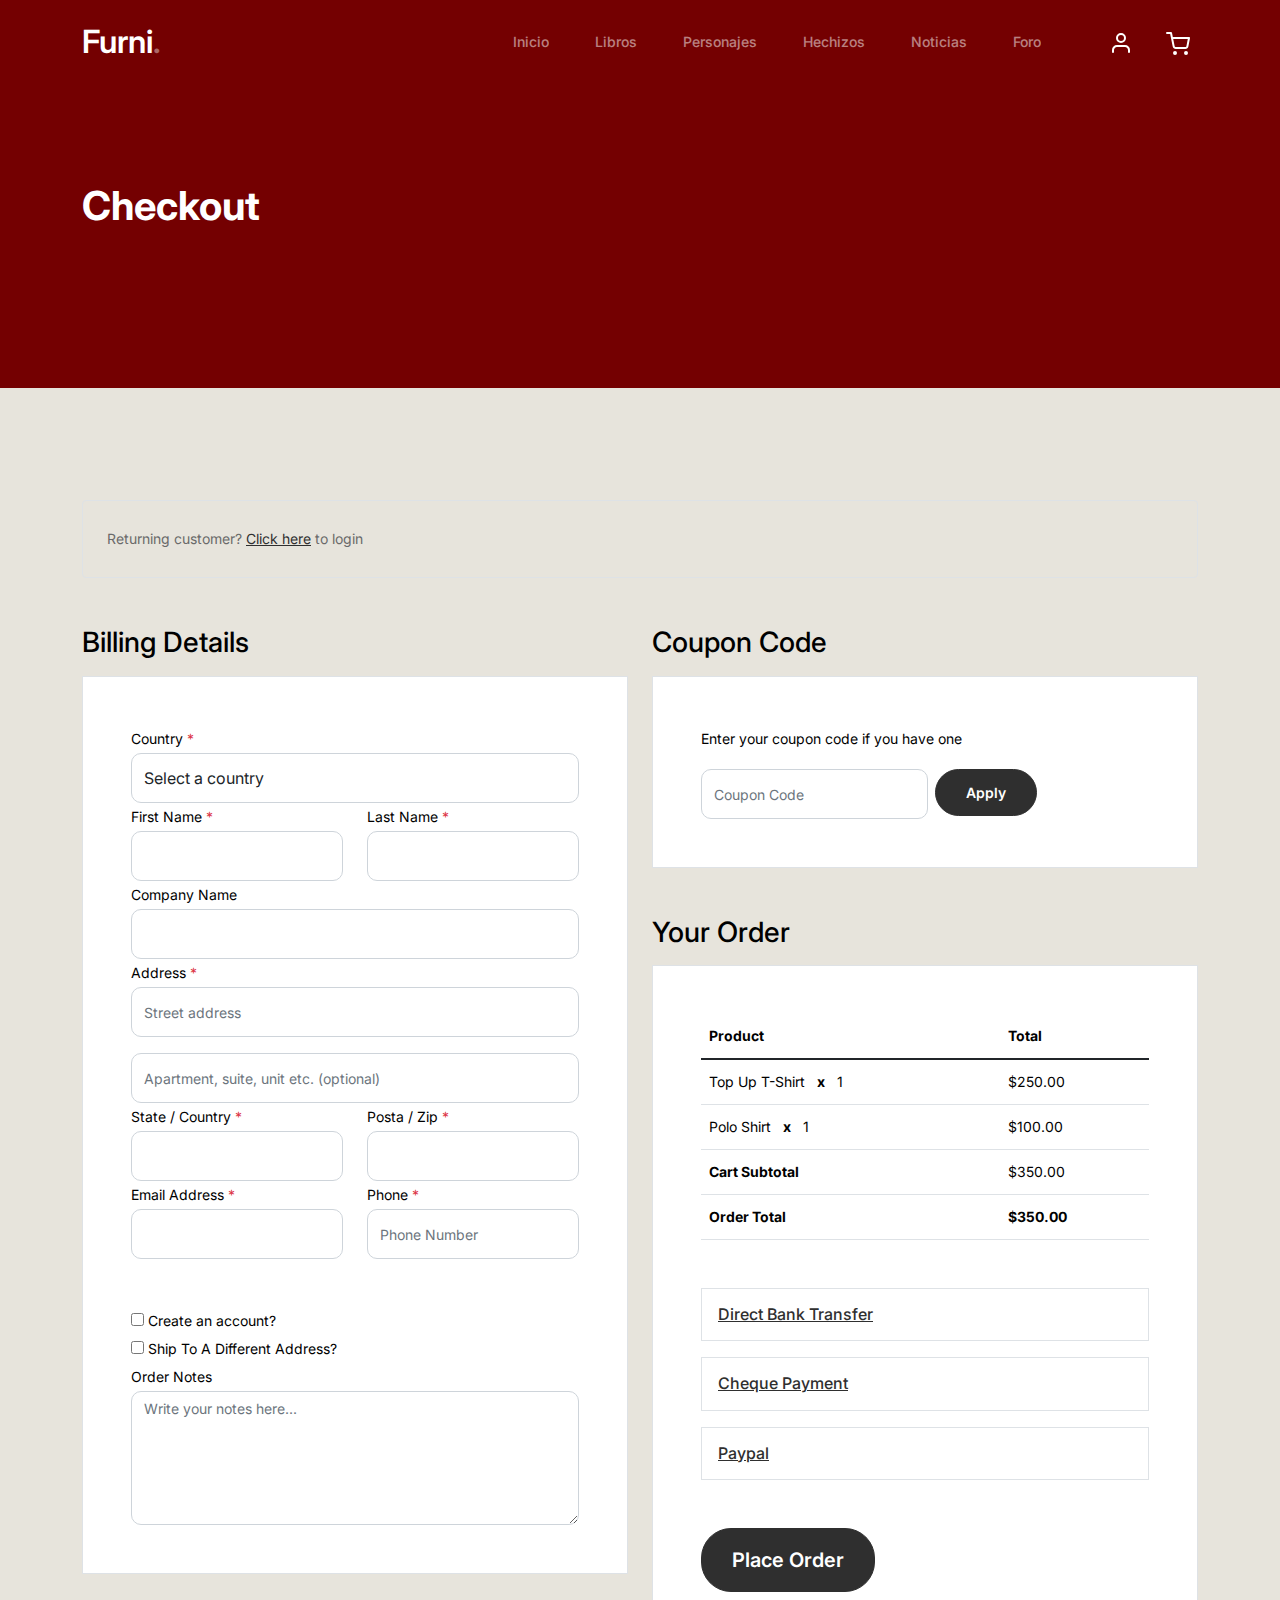
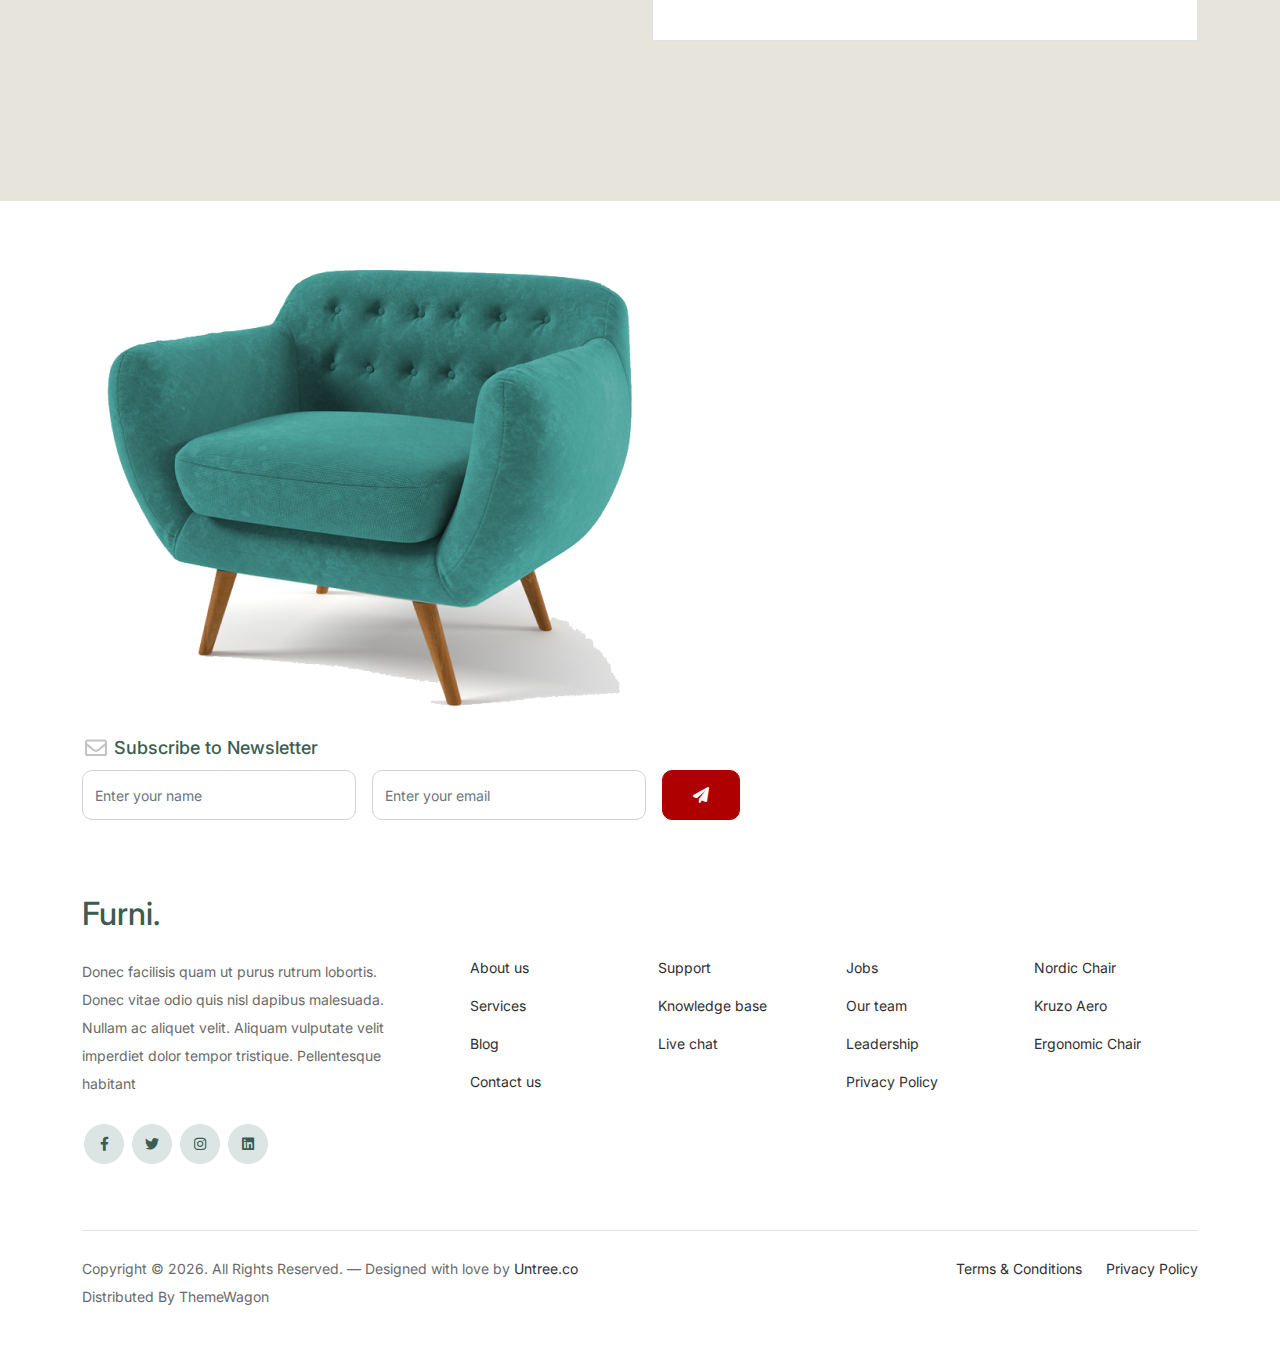
<file: FandomHarryPotter/checkout.html>
<!-- /*
* Bootstrap 5
* Template Name: Furni
* Template Author: Untree.co
* Template URI: https://untree.co/
* License: https://creativecommons.org/licenses/by/3.0/
*/ -->
<!doctype html>
<html lang="en">

<head>
	<meta charset="utf-8">
	<meta name="viewport" content="width=device-width, initial-scale=1, shrink-to-fit=no">
	<meta name="author" content="Untree.co">
	<link rel="shortcut icon" href="favicon.png">

	<meta name="description" content="" />
	<meta name="keywords" content="bootstrap, bootstrap4" />

	<!-- Bootstrap CSS -->
	<link href="css/bootstrap.min.css" rel="stylesheet">
	<link href="https://cdnjs.cloudflare.com/ajax/libs/font-awesome/6.0.0-beta3/css/all.min.css" rel="stylesheet">
	<link href="css/tiny-slider.css" rel="stylesheet">
	<link href="css/style.css" rel="stylesheet">
	<title>Furni Free Bootstrap 5 Template for Furniture and Interior Design Websites by Untree.co </title>
</head>

<body>

	<!-- Start Header/Navigation -->
	<nav class="custom-navbar navbar navbar navbar-expand-md navbar-dark bg-dark" arial-label="Furni navigation bar">

		<div class="container">
			<a class="navbar-brand" href="index.html">Furni<span>.</span></a>

			<button class="navbar-toggler" type="button" data-bs-toggle="collapse" data-bs-target="#navbarsFurni"
				aria-controls="navbarsFurni" aria-expanded="false" aria-label="Toggle navigation">
				<span class="navbar-toggler-icon"></span>
			</button>

			<div class="collapse navbar-collapse" id="navbarsFurni">
				<ul class="custom-navbar-nav navbar-nav ms-auto mb-2 mb-md-0">
					<li class="nav-item ">
						<a class="nav-link" href="index.html">Inicio</a>
					</li>
					<li><a class="nav-link" href="books.html">Libros</a></li>
					<li><a class="nav-link" href="about.html">Personajes</a></li>
					<li><a class="nav-link" href="services.html">Hechizos</a></li>
					<li><a class="nav-link" href="blog.html">Noticias</a></li>
					<li><a class="nav-link" href="contact.html">Foro</a></li>
				</ul>

				<ul class="custom-navbar-cta navbar-nav mb-2 mb-md-0 ms-5">
					<li><a class="nav-link" href="#"><img src="images/user.svg"></a></li>
					<li><a class="nav-link" href="cart.html"><img src="images/cart.svg"></a></li>
				</ul>
			</div>
		</div>

	</nav>
	<!-- End Header/Navigation -->

	<!-- Start Hero Section -->
	<div class="hero">
		<div class="container">
			<div class="row justify-content-between">
				<div class="col-lg-5">
					<div class="intro-excerpt">
						<h1>Checkout</h1>
					</div>
				</div>
				<div class="col-lg-7">

				</div>
			</div>
		</div>
	</div>
	<!-- End Hero Section -->

	<div class="untree_co-section">
		<div class="container">
			<div class="row mb-5">
				<div class="col-md-12">
					<div class="border p-4 rounded" role="alert">
						Returning customer? <a href="#">Click here</a> to login
					</div>
				</div>
			</div>
			<div class="row">
				<div class="col-md-6 mb-5 mb-md-0">
					<h2 class="h3 mb-3 text-black">Billing Details</h2>
					<div class="p-3 p-lg-5 border bg-white">
						<div class="form-group">
							<label for="c_country" class="text-black">Country <span class="text-danger">*</span></label>
							<select id="c_country" class="form-control">
								<option value="1">Select a country</option>
								<option value="2">bangladesh</option>
								<option value="3">Algeria</option>
								<option value="4">Afghanistan</option>
								<option value="5">Ghana</option>
								<option value="6">Albania</option>
								<option value="7">Bahrain</option>
								<option value="8">Colombia</option>
								<option value="9">Dominican Republic</option>
							</select>
						</div>
						<div class="form-group row">
							<div class="col-md-6">
								<label for="c_fname" class="text-black">First Name <span
										class="text-danger">*</span></label>
								<input type="text" class="form-control" id="c_fname" name="c_fname">
							</div>
							<div class="col-md-6">
								<label for="c_lname" class="text-black">Last Name <span
										class="text-danger">*</span></label>
								<input type="text" class="form-control" id="c_lname" name="c_lname">
							</div>
						</div>

						<div class="form-group row">
							<div class="col-md-12">
								<label for="c_companyname" class="text-black">Company Name </label>
								<input type="text" class="form-control" id="c_companyname" name="c_companyname">
							</div>
						</div>

						<div class="form-group row">
							<div class="col-md-12">
								<label for="c_address" class="text-black">Address <span
										class="text-danger">*</span></label>
								<input type="text" class="form-control" id="c_address" name="c_address"
									placeholder="Street address">
							</div>
						</div>

						<div class="form-group mt-3">
							<input type="text" class="form-control"
								placeholder="Apartment, suite, unit etc. (optional)">
						</div>

						<div class="form-group row">
							<div class="col-md-6">
								<label for="c_state_country" class="text-black">State / Country <span
										class="text-danger">*</span></label>
								<input type="text" class="form-control" id="c_state_country" name="c_state_country">
							</div>
							<div class="col-md-6">
								<label for="c_postal_zip" class="text-black">Posta / Zip <span
										class="text-danger">*</span></label>
								<input type="text" class="form-control" id="c_postal_zip" name="c_postal_zip">
							</div>
						</div>

						<div class="form-group row mb-5">
							<div class="col-md-6">
								<label for="c_email_address" class="text-black">Email Address <span
										class="text-danger">*</span></label>
								<input type="text" class="form-control" id="c_email_address" name="c_email_address">
							</div>
							<div class="col-md-6">
								<label for="c_phone" class="text-black">Phone <span class="text-danger">*</span></label>
								<input type="text" class="form-control" id="c_phone" name="c_phone"
									placeholder="Phone Number">
							</div>
						</div>

						<div class="form-group">
							<label for="c_create_account" class="text-black" data-bs-toggle="collapse"
								href="#create_an_account" role="button" aria-expanded="false"
								aria-controls="create_an_account"><input type="checkbox" value="1"
									id="c_create_account"> Create an account?</label>
							<div class="collapse" id="create_an_account">
								<div class="py-2 mb-4">
									<p class="mb-3">Create an account by entering the information below. If you are a
										returning customer please login at the top of the page.</p>
									<div class="form-group">
										<label for="c_account_password" class="text-black">Account Password</label>
										<input type="email" class="form-control" id="c_account_password"
											name="c_account_password" placeholder="">
									</div>
								</div>
							</div>
						</div>


						<div class="form-group">
							<label for="c_ship_different_address" class="text-black" data-bs-toggle="collapse"
								href="#ship_different_address" role="button" aria-expanded="false"
								aria-controls="ship_different_address"><input type="checkbox" value="1"
									id="c_ship_different_address"> Ship To A Different Address?</label>
							<div class="collapse" id="ship_different_address">
								<div class="py-2">

									<div class="form-group">
										<label for="c_diff_country" class="text-black">Country <span
												class="text-danger">*</span></label>
										<select id="c_diff_country" class="form-control">
											<option value="1">Select a country</option>
											<option value="2">bangladesh</option>
											<option value="3">Algeria</option>
											<option value="4">Afghanistan</option>
											<option value="5">Ghana</option>
											<option value="6">Albania</option>
											<option value="7">Bahrain</option>
											<option value="8">Colombia</option>
											<option value="9">Dominican Republic</option>
										</select>
									</div>


									<div class="form-group row">
										<div class="col-md-6">
											<label for="c_diff_fname" class="text-black">First Name <span
													class="text-danger">*</span></label>
											<input type="text" class="form-control" id="c_diff_fname"
												name="c_diff_fname">
										</div>
										<div class="col-md-6">
											<label for="c_diff_lname" class="text-black">Last Name <span
													class="text-danger">*</span></label>
											<input type="text" class="form-control" id="c_diff_lname"
												name="c_diff_lname">
										</div>
									</div>

									<div class="form-group row">
										<div class="col-md-12">
											<label for="c_diff_companyname" class="text-black">Company Name </label>
											<input type="text" class="form-control" id="c_diff_companyname"
												name="c_diff_companyname">
										</div>
									</div>

									<div class="form-group row  mb-3">
										<div class="col-md-12">
											<label for="c_diff_address" class="text-black">Address <span
													class="text-danger">*</span></label>
											<input type="text" class="form-control" id="c_diff_address"
												name="c_diff_address" placeholder="Street address">
										</div>
									</div>

									<div class="form-group">
										<input type="text" class="form-control"
											placeholder="Apartment, suite, unit etc. (optional)">
									</div>

									<div class="form-group row">
										<div class="col-md-6">
											<label for="c_diff_state_country" class="text-black">State / Country <span
													class="text-danger">*</span></label>
											<input type="text" class="form-control" id="c_diff_state_country"
												name="c_diff_state_country">
										</div>
										<div class="col-md-6">
											<label for="c_diff_postal_zip" class="text-black">Posta / Zip <span
													class="text-danger">*</span></label>
											<input type="text" class="form-control" id="c_diff_postal_zip"
												name="c_diff_postal_zip">
										</div>
									</div>

									<div class="form-group row mb-5">
										<div class="col-md-6">
											<label for="c_diff_email_address" class="text-black">Email Address <span
													class="text-danger">*</span></label>
											<input type="text" class="form-control" id="c_diff_email_address"
												name="c_diff_email_address">
										</div>
										<div class="col-md-6">
											<label for="c_diff_phone" class="text-black">Phone <span
													class="text-danger">*</span></label>
											<input type="text" class="form-control" id="c_diff_phone"
												name="c_diff_phone" placeholder="Phone Number">
										</div>
									</div>

								</div>

							</div>
						</div>

						<div class="form-group">
							<label for="c_order_notes" class="text-black">Order Notes</label>
							<textarea name="c_order_notes" id="c_order_notes" cols="30" rows="5" class="form-control"
								placeholder="Write your notes here..."></textarea>
						</div>

					</div>
				</div>
				<div class="col-md-6">

					<div class="row mb-5">
						<div class="col-md-12">
							<h2 class="h3 mb-3 text-black">Coupon Code</h2>
							<div class="p-3 p-lg-5 border bg-white">

								<label for="c_code" class="text-black mb-3">Enter your coupon code if you have
									one</label>
								<div class="input-group w-75 couponcode-wrap">
									<input type="text" class="form-control me-2" id="c_code" placeholder="Coupon Code"
										aria-label="Coupon Code" aria-describedby="button-addon2">
									<div class="input-group-append">
										<button class="btn btn-black btn-sm" type="button"
											id="button-addon2">Apply</button>
									</div>
								</div>

							</div>
						</div>
					</div>

					<div class="row mb-5">
						<div class="col-md-12">
							<h2 class="h3 mb-3 text-black">Your Order</h2>
							<div class="p-3 p-lg-5 border bg-white">
								<table class="table site-block-order-table mb-5">
									<thead>
										<th>Product</th>
										<th>Total</th>
									</thead>
									<tbody>
										<tr>
											<td>Top Up T-Shirt <strong class="mx-2">x</strong> 1</td>
											<td>$250.00</td>
										</tr>
										<tr>
											<td>Polo Shirt <strong class="mx-2">x</strong> 1</td>
											<td>$100.00</td>
										</tr>
										<tr>
											<td class="text-black font-weight-bold"><strong>Cart Subtotal</strong></td>
											<td class="text-black">$350.00</td>
										</tr>
										<tr>
											<td class="text-black font-weight-bold"><strong>Order Total</strong></td>
											<td class="text-black font-weight-bold"><strong>$350.00</strong></td>
										</tr>
									</tbody>
								</table>

								<div class="border p-3 mb-3">
									<h3 class="h6 mb-0"><a class="d-block" data-bs-toggle="collapse"
											href="#collapsebank" role="button" aria-expanded="false"
											aria-controls="collapsebank">Direct Bank Transfer</a></h3>

									<div class="collapse" id="collapsebank">
										<div class="py-2">
											<p class="mb-0">Make your payment directly into our bank account. Please use
												your Order ID as the payment reference. Your order won’t be shipped
												until the funds have cleared in our account.</p>
										</div>
									</div>
								</div>

								<div class="border p-3 mb-3">
									<h3 class="h6 mb-0"><a class="d-block" data-bs-toggle="collapse"
											href="#collapsecheque" role="button" aria-expanded="false"
											aria-controls="collapsecheque">Cheque Payment</a></h3>

									<div class="collapse" id="collapsecheque">
										<div class="py-2">
											<p class="mb-0">Make your payment directly into our bank account. Please use
												your Order ID as the payment reference. Your order won’t be shipped
												until the funds have cleared in our account.</p>
										</div>
									</div>
								</div>

								<div class="border p-3 mb-5">
									<h3 class="h6 mb-0"><a class="d-block" data-bs-toggle="collapse"
											href="#collapsepaypal" role="button" aria-expanded="false"
											aria-controls="collapsepaypal">Paypal</a></h3>

									<div class="collapse" id="collapsepaypal">
										<div class="py-2">
											<p class="mb-0">Make your payment directly into our bank account. Please use
												your Order ID as the payment reference. Your order won’t be shipped
												until the funds have cleared in our account.</p>
										</div>
									</div>
								</div>

								<div class="form-group">
									<button class="btn btn-black btn-lg py-3 btn-block"
										onclick="window.location='thankyou.html'">Place Order</button>
								</div>

							</div>
						</div>
					</div>

				</div>
			</div>
			<!-- </form> -->
		</div>
	</div>

	<!-- Start Footer Section -->
	<footer class="footer-section">
		<div class="container relative">

			<div class="sofa-img">
				<img src="images/sofa.png" alt="Image" class="img-fluid">
			</div>

			<div class="row">
				<div class="col-lg-8">
					<div class="subscription-form">
						<h3 class="d-flex align-items-center"><span class="me-1"><img src="images/envelope-outline.svg"
									alt="Image" class="img-fluid"></span><span>Subscribe to Newsletter</span></h3>

						<form action="#" class="row g-3">
							<div class="col-auto">
								<input type="text" class="form-control" placeholder="Enter your name">
							</div>
							<div class="col-auto">
								<input type="email" class="form-control" placeholder="Enter your email">
							</div>
							<div class="col-auto">
								<button class="btn btn-primary">
									<span class="fa fa-paper-plane"></span>
								</button>
							</div>
						</form>

					</div>
				</div>
			</div>

			<div class="row g-5 mb-5">
				<div class="col-lg-4">
					<div class="mb-4 footer-logo-wrap"><a href="#" class="footer-logo">Furni<span>.</span></a></div>
					<p class="mb-4">Donec facilisis quam ut purus rutrum lobortis. Donec vitae odio quis nisl dapibus
						malesuada. Nullam ac aliquet velit. Aliquam vulputate velit imperdiet dolor tempor tristique.
						Pellentesque habitant</p>

					<ul class="list-unstyled custom-social">
						<li><a href="#"><span class="fa fa-brands fa-facebook-f"></span></a></li>
						<li><a href="#"><span class="fa fa-brands fa-twitter"></span></a></li>
						<li><a href="#"><span class="fa fa-brands fa-instagram"></span></a></li>
						<li><a href="#"><span class="fa fa-brands fa-linkedin"></span></a></li>
					</ul>
				</div>

				<div class="col-lg-8">
					<div class="row links-wrap">
						<div class="col-6 col-sm-6 col-md-3">
							<ul class="list-unstyled">
								<li><a href="#">About us</a></li>
								<li><a href="#">Services</a></li>
								<li><a href="#">Blog</a></li>
								<li><a href="#">Contact us</a></li>
							</ul>
						</div>

						<div class="col-6 col-sm-6 col-md-3">
							<ul class="list-unstyled">
								<li><a href="#">Support</a></li>
								<li><a href="#">Knowledge base</a></li>
								<li><a href="#">Live chat</a></li>
							</ul>
						</div>

						<div class="col-6 col-sm-6 col-md-3">
							<ul class="list-unstyled">
								<li><a href="#">Jobs</a></li>
								<li><a href="#">Our team</a></li>
								<li><a href="#">Leadership</a></li>
								<li><a href="#">Privacy Policy</a></li>
							</ul>
						</div>

						<div class="col-6 col-sm-6 col-md-3">
							<ul class="list-unstyled">
								<li><a href="#">Nordic Chair</a></li>
								<li><a href="#">Kruzo Aero</a></li>
								<li><a href="#">Ergonomic Chair</a></li>
							</ul>
						</div>
					</div>
				</div>

			</div>

			<div class="border-top copyright">
				<div class="row pt-4">
					<div class="col-lg-6">
						<p class="mb-2 text-center text-lg-start">Copyright &copy;
							<script>document.write(new Date().getFullYear());</script>. All Rights Reserved. &mdash;
							Designed with love by <a href="https://untree.co">Untree.co</a> Distributed By <a
								hreff="https://themewagon.com">ThemeWagon</a>
							<!-- License information: https://untree.co/license/ -->
						</p>
					</div>

					<div class="col-lg-6 text-center text-lg-end">
						<ul class="list-unstyled d-inline-flex ms-auto">
							<li class="me-4"><a href="#">Terms &amp; Conditions</a></li>
							<li><a href="#">Privacy Policy</a></li>
						</ul>
					</div>

				</div>
			</div>

		</div>
	</footer>
	<!-- End Footer Section -->


	<script src="js/bootstrap.bundle.min.js"></script>
	<script src="js/tiny-slider.js"></script>
	<script src="js/custom.js"></script>
</body>

</html>
</file>
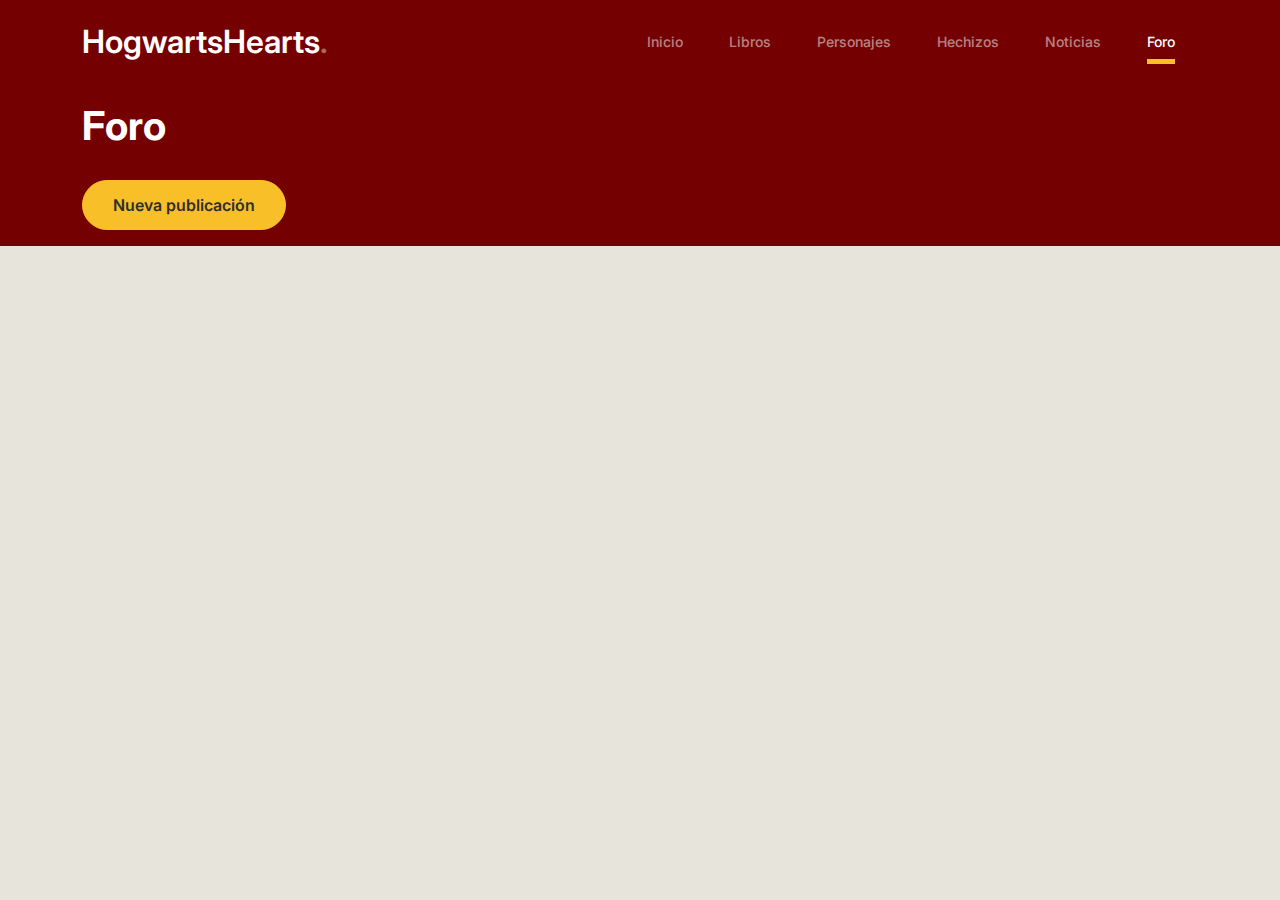
<file: FandomHarryPotter/foro.html>
<!doctype html>
<html lang="en">

<head>
	<meta charset="utf-8">
	<meta name="viewport" content="width=device-width, initial-scale=1, shrink-to-fit=no">
	<meta name="author" content="Untree.co">
	<link rel="shortcut icon" href="hallowsIcon.png">

	<meta name="description" content="" />
	<meta name="keywords" content="bootstrap, bootstrap4" />

	<link href="css/bootstrap.min.css" rel="stylesheet">
	<link href="https://cdnjs.cloudflare.com/ajax/libs/font-awesome/6.0.0-beta3/css/all.min.css" rel="stylesheet">
	<link href="css/tiny-slider.css" rel="stylesheet">
	<link href="css/style.css" rel="stylesheet">
	<title>Foro</title>
</head>

<body>

	<!-- Barra de Navegación -->
	<nav class="custom-navbar navbar navbar navbar-expand-md navbar-dark bg-dark" arial-label="Furni navigation bar">
		<div class="container">
			<a class="navbar-brand" href="index.html">HogwartsHearts<span>.</span></a>
			<button class="navbar-toggler" type="button" data-bs-toggle="collapse" data-bs-target="#navbarsFurni"
				aria-controls="navbarsFurni" aria-expanded="false" aria-label="Toggle navigation">
				<span class="navbar-toggler-icon"></span>
			</button>
			<div class="collapse navbar-collapse" id="navbarsFurni">
				<ul class="custom-navbar-nav navbar-nav ms-auto mb-2 mb-md-0">
					<li><a class="nav-link" href="index.html">Inicio</a></li>
					<li><a class="nav-link" href="books.html">Libros</a></li>
					<li><a class="nav-link" href="personajes.html">Personajes</a></li>
					<li><a class="nav-link" href="spells.html">Hechizos</a></li>
					<li><a class="nav-link" href="news.html">Noticias</a></li>
					<li class="nav-item active"><a class="nav-link" href="foro.html">Foro</a></li>
				</ul>
			</div>
		</div>
	</nav>

	<!-- Barra de Titulo -->
	<div class="hero2">
		<div class="container">
			<div class="row justify-content-between">
				<div class="col-lg-5">
					<div class="intro-excerpt">
						<h1>Foro</h1>
						<p><a href="#" data-bs-toggle="modal" data-bs-target="#modalPublicacion"
								class="btn btn-secondary me-2">Nueva publicación</a>
					</div>
				</div>
			</div>
		</div>
	</div>


	<!-- modal publicacion -->
	<div class="modal fade modal-foro" id="modalPublicacion" tabindex="-1" aria-labelledby="exampleModalLabel"
		aria-hidden="true">
		<div class="modal-dialog modal-dialog-centered">
			<div class="modal-content">
				<div class="modal-body-foro">
					<form id="formPublicacion">
						<div class="usuario-foro">
							<!-- Combobox para las casas de Harry Potter -->
							<div class="mb-3">
								<label for="selectCasa" class="form-label">A que casa perteneces</label>
								<select class="form-select" id="selectCasa">
									<option value="Gryffindor">Gryffindor</option>
									<option value="Hufflepuff">Hufflepuff</option>
									<option value="Ravenclaw">Ravenclaw</option>
									<option value="Slytherin">Slytherin</option>
								</select>
							</div>
							<!-- Campo para el nombre del usuario -->
							<div class="mb-3">
								<label for="inputNombreUsuario" class="form-label">Nombre del Usuario</label>
								<input type="text" class="form-control" id="inputNombreUsuario"
									placeholder="Harry Potter">
							</div>
						</div>
						<!-- Tag y combobox dependiente -->
						<div class="mb-3">
							<label for="selectCategoria" class="form-label">Categoría</label>
							<select class="form-select" id="selectCategoria">
								<option value="">Selecciona una categoría</option>
								<option value="Libros">Libros</option>
								<option value="Personajes">Personajes</option>
								<option value="Hechizos">Hechizos</option>
							</select>
						</div>

						<!-- Segundo combobox dependiente, inicialmente oculto -->
						<div class="mb-3" id="selectDependienteContainer" style="display: none;">
							<label for="selectDependiente" class="form-label">Selecciona una Opción</label>
							<select class="form-select" id="selectDependiente">
								<!-- Las opciones se llenarán dinámicamente con JavaScript -->
							</select>
						</div>

						<!-- Área de texto para el comentario del usuario -->
						<div class="mb-3">
							<label for="textareaComentario" class="form-label">Tu Comentario</label>
							<textarea class="form-control" id="textareaComentario" rows="3"></textarea>
						</div>

						<!-- Botón para publicar el comentario -->
						<div class="d-grid">
							<button type="submit" class="btn btn-primary">Publicar</button>
						</div>
					</form>
				</div>
			</div>
		</div>

	</div>

	<!-- aqui van las publicaciones -->

	<section id="containerCards" class="row row-cols-1 row-cols-md-4 g-4 m-3"></section>

	<!-- modal update/delete -->
	<div class="modal fade" id="UDModal" tabindex="-1" aria-labelledby="commentModalLabel" aria-hidden="true">
		<div class="modal-dialog">
			<div class="modal-content">
				<div class="modal-header">
					<h5 class="modal-title" id="commentModalLabel">Editar comentario</h5>
					<button type="button" class="btn-close" data-bs-dismiss="modal" aria-label="Close"></button>
				</div>
				<div class="modal-body">
					<textarea id="editCommentText" class="form-control"></textarea>
				</div>
				<div class="modal-footer">
					<button type="button" class="btn btn-primary" onclick="guardarComentario()">Guardar</button>
					<button type="button" class="btn btn-danger" onclick="eliminarComentario()">Eliminar</button>
				</div>
			</div>
		</div>
	</div>



	<script src="js/tags.js"></script>
	<script src="js/bootstrap.bundle.min.js"></script>
	<script src="js/tiny-slider.js"></script>
	<script src="js/custom.js"></script>
	<script src="js/envioFormulario.js"></script>
	<script>
		const data = {
			comments: "Creación de un nuevo comentario!"
		}

		const containerCards = document.getElementById("containerCards")

		const obtenerComentarios = async () => {
			try {
				const res = await fetch('http://localhost:8080/api/comments');
				const data = await res.json();
				console.log('Comentarios obtenidos:', data);
				return data;
			} catch (error) {
				console.error('Error al obtener comentarios:', error);
			}
		}

		const crearComentario = async (data) => {
			try {
				const res = await fetch('http://localhost:8080/api/comments', {
					method: "POST",
					headers: {
						'Content-Type': 'application/json',
					},
					body: JSON.stringify(data)
				});
				const dataJson = await res.json();
				console.log('Comentario creado:', dataJson);
				return dataJson;
			} catch (error) {
				console.error('Error al crear comentario:', error);
			}
		}


		async function eliminarComentario() {
			if (comentarioId === undefined || isNaN(comentarioId)) {
				console.error('ID de comentario no válido:', comentarioId);
				return;
			}

			if (!confirm('¿Estás seguro de que deseas eliminar este comentario?')) {
				return; // Si el usuario no confirma, no hacer nada
			}

			try {
				const res = await fetch(`http://localhost:8080/api/comments/${comentarioId}`, {
					method: "DELETE",
				});

				if (res.ok) {
					console.log('Comentario eliminado:', comentarioId);
				} else {
					console.error('Error al eliminar comentario:', res.status, res.statusText);
					const errorResponse = await res.text();
					console.error('Detalle del error:', errorResponse);
				}
			} catch (error) {
				console.error('Error al eliminar comentario:', error);
			}
			location.reload();

		}


		let comentarioId;

		function abrirModal(id, comentario) {
			comentarioId = id;
			document.getElementById('editCommentText').value = comentario;
		}

		function guardarComentario() {
			const comentarioEditado = document.getElementById('editCommentText').value;
			editarComentario(comentarioId, comentarioEditado); // Envía la actualización
		}

		const editarComentario = async (idComment, nuevoTexto) => {
			try {
				const response = await fetch(`http://localhost:8080/api/comments/${idComment}`, {
					method: 'PUT',
					headers: {
						'Content-Type': 'application/json',
					},
					body: JSON.stringify({ comment: nuevoTexto }) // Envía solo el comentario actualizado
				});
				const dataJson = await response.json();
				console.log('Comentario actualizado:', dataJson);
				location.reload();
			} catch (error) {
				console.error('Error al actualizar comentario:', error);
			}
		}

		obtenerComentarios().then(data => {
			data.forEach(element => {

				let houseClass = element.house.toLowerCase();
				let card =
					`
<div class="col">
	<div class="card h-100">
        <div class="card-body ${houseClass}">
            <h5 class="card-title">${element.categoryOption}</h5>
            <p class="card-text">${element.comment}</p>
        </div>
        <div class="card-footer">
            Publicado por: ${element.username}
			<button class="UDbtn" data-bs-toggle="modal" data-bs-target="#UDModal" onclick="abrirModal(${element.idComment}, '${element.comment}')">⋮</button>
        </div>
	</div>
</div>
				`
				containerCards.innerHTML += card;
			});
		})

	</script>

</body>

</html>
</file>
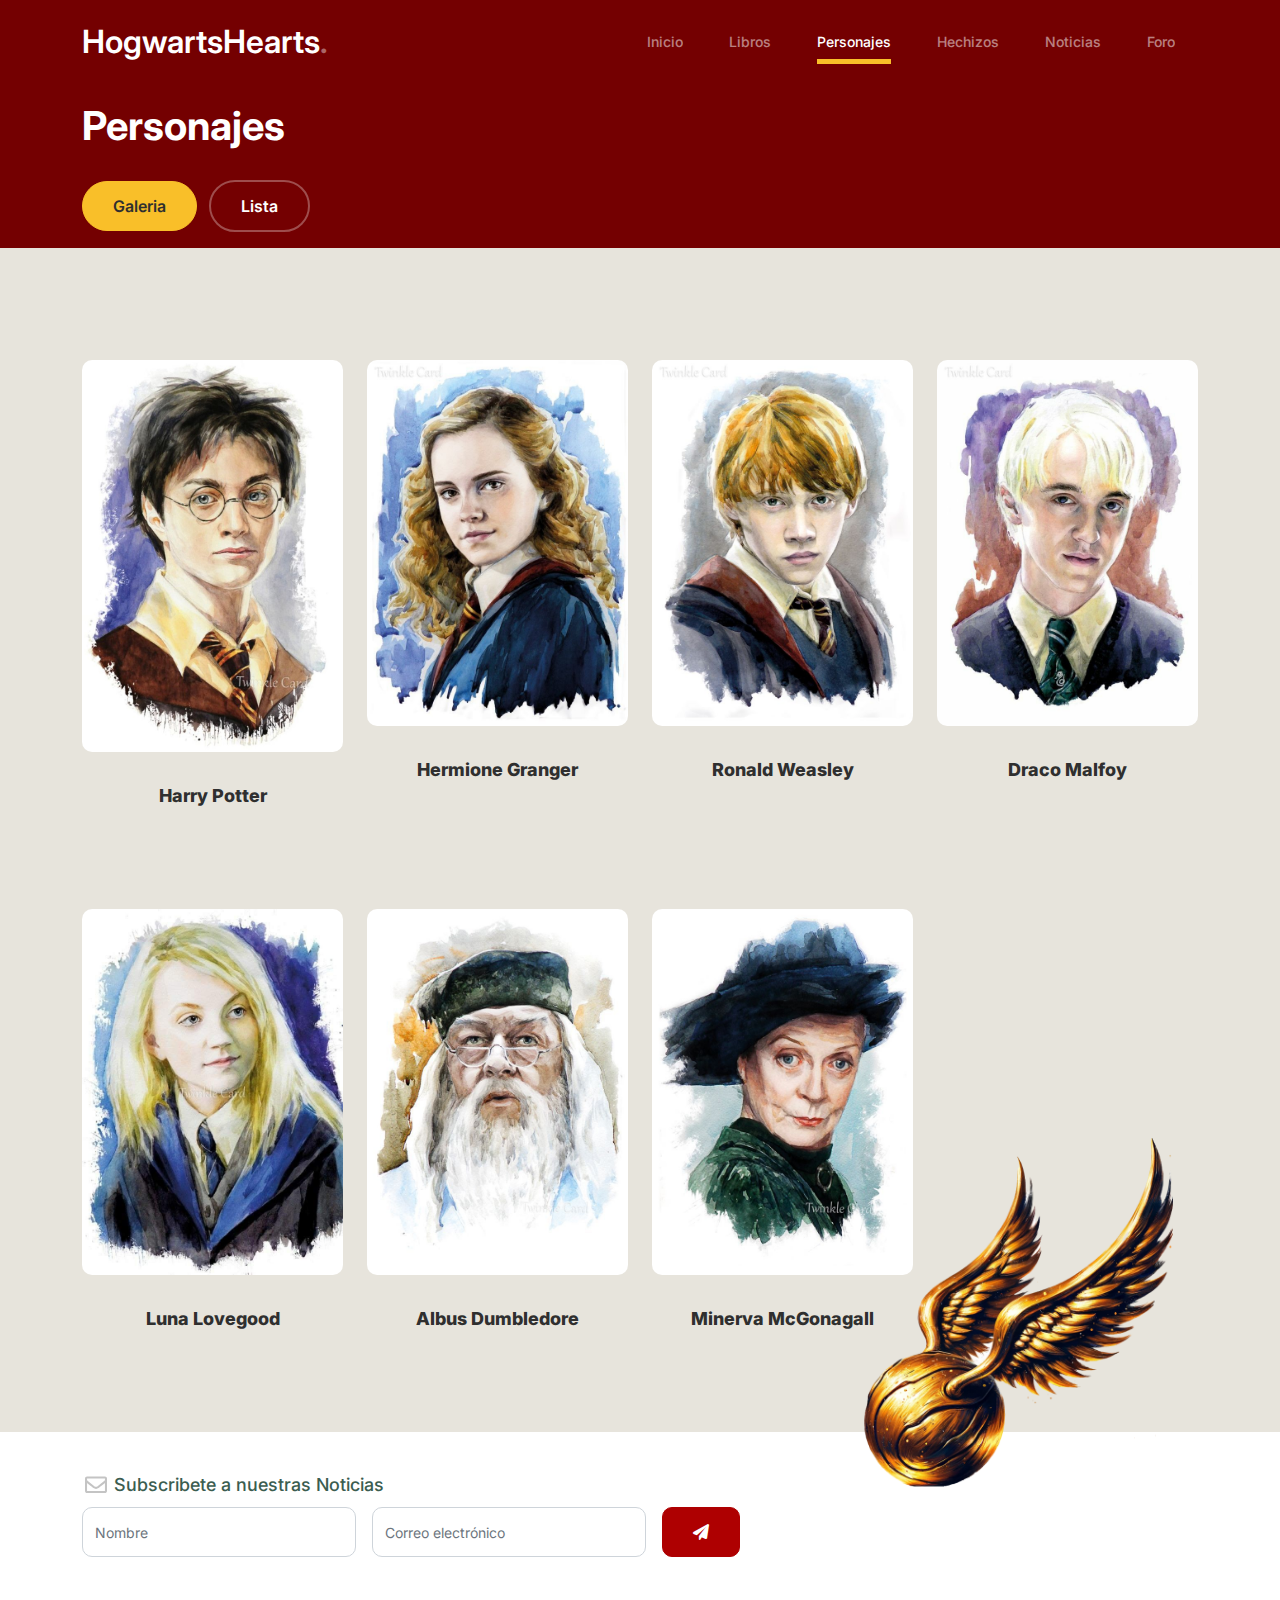
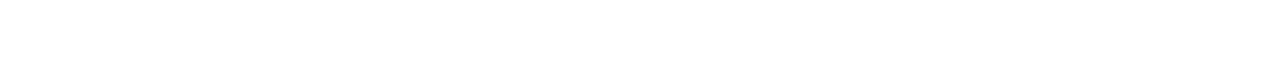
<file: FandomHarryPotter/personajes.html>
<!doctype html>
<html lang="en">

<head>
	<meta charset="utf-8">
	<meta name="viewport" content="width=device-width, initial-scale=1, shrink-to-fit=no">
	<meta name="author" content="Untree.co">
	<link rel="shortcut icon" href="hallowsIcon.png">

	<meta name="description" content="" />
	<meta name="keywords" content="bootstrap, bootstrap4" />

	<!-- Bootstrap CSS -->
	<link href="css/bootstrap.min.css" rel="stylesheet">
	<link href="https://cdnjs.cloudflare.com/ajax/libs/font-awesome/6.0.0-beta3/css/all.min.css" rel="stylesheet">
	<link href="css/tiny-slider.css" rel="stylesheet">
	<link href="css/style.css" rel="stylesheet">
	<title>Personajes</title>
</head>

<body>
	<!-- Barra de navegacion -->
	<nav class="custom-navbar navbar navbar navbar-expand-md navbar-dark bg-dark" arial-label="Furni navigation bar">
		<div class="container">
			<a class="navbar-brand" href="index.html">HogwartsHearts<span>.</span></a>
			<button class="navbar-toggler" type="button" data-bs-toggle="collapse" data-bs-target="#navbarsFurni"
				aria-controls="navbarsFurni" aria-expanded="false" aria-label="Toggle navigation">
				<span class="navbar-toggler-icon"></span>
			</button>
			<div class="collapse navbar-collapse" id="navbarsFurni">
				<ul class="custom-navbar-nav navbar-nav ms-auto mb-2 mb-md-0">
					<li><a class="nav-link" href="index.html">Inicio</a></li>
					<li><a class="nav-link" href="books.html">Libros</a></li>
					<li class="nav-item active"><a class="nav-link" href="personajes.html">Personajes</a></li>
					<li><a class="nav-link" href="spells.html">Hechizos</a></li>
					<li><a class="nav-link" href="news.html">Noticias</a></li>
					<li><a class="nav-link" href="foro.html">Foro</a></li>
				</ul>
			</div>
		</div>
	</nav>
	<!-- End Header/Navigation -->

	<!-- Start Hero Section -->
	<div class="hero2">
		<div class="container">
			<div class="row justify-content-between">
				<div class="col-lg-5">
					<div class="intro-excerpt">
						<h1>Personajes</h1>
						<p><a href="#" id="btnGaleria" class="btn btn-secondary me-2">Galeria</a>
							<a href="#" id="btnLista" class="btn btn-white-outline">Lista</a>
						</p>
					</div>
				</div>
			</div>
		</div>
	</div>
	<!-- End Hero Section -->

	<div class="untree_co-section product-section before-footer-section">
		<div class="container">
			<div class="row">
				<!-- Harry -->
				<div class="col-12 col-md-4 col-lg-3 mb-5">
					<a class="product-item" href="#" data-bs-toggle="modal" data-bs-target="#modalHarry">
						<img src="images/harry.jpeg" class="img-fluid product-thumbnail">
						<!-- <h3 class="product-title"></h3> -->
						<strong class="product-price">Harry Potter</strong>
						<span class="icon-cross">
							<img src="images/cross.svg" class="img-fluid">
						</span>
					</a>
				</div>

				<!-- Hermione -->
				<div class="col-12 col-md-4 col-lg-3 mb-5">
					<a class="product-item" href="#" data-bs-toggle="modal" data-bs-target="#modalHermione">
						<img src="images/hermione.jpeg" class="img-fluid product-thumbnail">
						<strong class="product-price">Hermione Granger</strong>
						<span class="icon-cross">
							<img src="images/cross.svg" class="img-fluid">
						</span>
					</a>
				</div>

				<!-- Ron -->
				<div class="col-12 col-md-4 col-lg-3 mb-5">
					<a class="product-item" href="#" data-bs-toggle="modal" data-bs-target="#modalRon">
						<img src="images/ron.jpeg" class="img-fluid product-thumbnail">
						<strong class="product-price">Ronald Weasley</strong>
						<span class="icon-cross">
							<img src="images/cross.svg" class="img-fluid">
						</span>
					</a>
				</div>

				<!-- Draco -->
				<div class="col-12 col-md-4 col-lg-3 mb-5">
					<a class="product-item" href="#" data-bs-toggle="modal" data-bs-target="#modalDraco">
						<img src="images/draco.jpeg" class="img-fluid product-thumbnail">
						<strong class="product-price">Draco Malfoy</strong>
						<span class="icon-cross">
							<img src="images/cross.svg" class="img-fluid">
						</span>
					</a>
				</div>

				<!-- Luna -->
				<div class="col-12 col-md-4 col-lg-3 mb-5">
					<a class="product-item" href="#" data-bs-toggle="modal" data-bs-target="#modalLuna">
						<img src="images/luna.jpeg" class="img-fluid product-thumbnail">
						<strong class="product-price">Luna Lovegood</strong>
						<span class="icon-cross">
							<img src="images/cross.svg" class="img-fluid">
						</span>
					</a>
				</div>

				<!-- Dumbledore -->
				<div class="col-12 col-md-4 col-lg-3 mb-5">
					<a class="product-item" href="#" data-bs-toggle="modal" data-bs-target="#modalDumbledore">
						<img src="images/dumbledore.jpeg" class="img-fluid product-thumbnail">
						<strong class="product-price">Albus Dumbledore</strong>
						<span class="icon-cross">
							<img src="images/cross.svg" class="img-fluid">
						</span>
					</a>
				</div>

				<!-- McGonagall -->
				<div class="col-12 col-md-4 col-lg-3 mb-5">
					<a class="product-item" href="#" data-bs-toggle="modal" data-bs-target="#modalMcgonagall">
						<img src="images/mcgonagall.jpeg" class="img-fluid product-thumbnail">
						<strong class="product-price">Minerva McGonagall</strong>
						<span class="icon-cross">
							<img src="images/cross.svg" class="img-fluid">
						</span>
					</a>
				</div>

				<!-- Modal Harry -->
				<div class="modal fade modal-book" id="modalHarry" tabindex="-1" aria-labelledby="exampleModalLabel"
					aria-hidden="true">
					<div class="modal-dialog modal-dialog-centered">
						<div class="modal-content">
							<div class="modal-header">
								<h1 class="modal-h1">
									Harry Potter
								</h1>
							</div>
							<div class="modal-body">
								<div class="img-container">
									<img src="images/harry.jpeg" class="img-modal">
								</div>
								<div>
									<p class="modal-p">
										Harry Potter, el personaje principal de la serie homónima creada por J.K.
										Rowling, es uno de los personajes más icónicos de la literatura juvenil moderna.
										Nacido el 31 de julio, Harry es conocido en el mundo mágico como "El Niño Que
										Vivió", debido a su milagrosa supervivencia tras el ataque del malvado Lord
										Voldemort, quien asesinó a sus padres, James y Lily Potter, pero cuya maldición
										mortal rebotó al intentar matar a Harry, dejándole solo una cicatriz en forma de
										rayo en la frente.A lo largo de la serie, Harry se caracteriza por su valentía,
										lealtad, y un fuerte sentido de la justicia, lo que a menudo lo lleva a
										enfrentarse a peligros considerables para proteger a sus seres queridos y luchar
										contra las fuerzas del mal.
										Su personalidad es compleja y evoluciona a lo largo de los libros. Muestra una
										mezcla de humildad y firmeza, siendo a menudo reacio a la fama que lo rodea.
										Harry es también conocido por su capacidad de amor y compasión, cualidades que
										desempeñan un papel crucial en su batalla contra Voldemort. A pesar de
										enfrentarse a desafíos y pérdidas significativas, mantiene una resiliencia
										notable.
									</p>
								</div>
							</div>
							<div class="modal-footer">
								<button type="button" class="btn btn-cerrar" data-bs-dismiss="modal">Cerrar</button>
							</div>
						</div>
					</div>
				</div>

				<!-- Modal Hermione -->
				<div class="modal fade modal-book" id="modalHermione" tabindex="-1" aria-labelledby="exampleModalLabel"
					aria-hidden="true">
					<div class="modal-dialog modal-dialog-centered">
						<div class="modal-content">
							<div class="modal-header">
								<h1 class="modal-h1">
									Hermione Granger
								</h1>
							</div>
							<div class="modal-body">
								<div class="img-container">
									<img src="images/hermione.jpeg" class="img-modal">
								</div>
								<div>
									<p class="modal-p">
										Hermione Granger, una de las protagonistas centrales de la serie "Harry Potter"
										de J.K. Rowling, es un personaje emblemático por su inteligencia, determinación
										y profundidad moral. Nacida de padres muggles (no magos), Hermione se distingue
										desde su primer año en Hogwarts por su mente aguda, sed de conocimiento y
										habilidades mágicas excepcionales. Es conocida por su cabello castaño y rizado,
										y a menudo se la describe con un libro en la mano, simbolizando su amor por el
										aprendizaje y la investigación.
										Hermione es mucho más que una estudiante sobresaliente; su valentía y lealtad
										son igualmente prominentes a lo largo de la serie. Se convierte en una amiga
										cercana de Harry Potter y Ron Weasley, con quienes comparte numerosas aventuras
										y desafíos. Su carácter se caracteriza por una fuerte convicción moral,
										defendiendo causas como la justicia para las criaturas mágicas y la igualdad
										dentro del mundo mágico.
									</p>
								</div>
							</div>
							<div class="modal-footer">
								<button type="button" class="btn btn-cerrar" data-bs-dismiss="modal">Cerrar</button>
							</div>
						</div>
					</div>
				</div>

				<!-- Modal Ron -->
				<div class="modal fade modal-book" id="modalRon" tabindex="-1" aria-labelledby="exampleModalLabel"
					aria-hidden="true">
					<div class="modal-dialog modal-dialog-centered">
						<div class="modal-content">
							<div class="modal-header">
								<h1 class="modal-h1">
									Ronald Weasley
								</h1>
							</div>
							<div class="modal-body">
								<div class="img-container">
									<img src="images/ron.jpeg" class="img-modal">
								</div>
								<div>
									<p class="modal-p">
										Ronald "Ron" Weasley es un personaje clave en la serie "Harry Potter" de J.K.
										Rowling, conocido por su lealtad, sentido del humor y coraje. Como el mejor
										amigo de Harry Potter y Hermione Granger, Ron desempeña un papel fundamental en
										muchas de sus aventuras. Nacido en una familia de magos puros, los Weasley, Ron
										crece en un hogar lleno de amor pero con limitaciones económicas, lo que a veces
										le causa inseguridad, especialmente al compararse con sus exitosos hermanos
										mayores y sus amigos destacados.

										Ron es fácilmente identificable por su cabello pelirrojo y su alta estatura.
										Aunque al principio puede parecer menos capaz que Harry o Hermione debido a su
										actitud relajada y su modesto desempeño académico, Ron demuestra en repetidas
										ocasiones su valía a través de su ingenio rápido, habilidades estratégicas
										(especialmente en el ajedrez mágico) y su disposición a enfrentarse a peligros
										para proteger a sus amigos. Su sentido del humor y su disposición a aligerar los
										momentos más tensos con un comentario oportuno son rasgos distintivos de su
										personalidad.
									</p>
								</div>
							</div>
							<div class="modal-footer">
								<button type="button" class="btn btn-cerrar" data-bs-dismiss="modal">Cerrar</button>
							</div>
						</div>
					</div>
				</div>

				<!-- Modal Draco -->
				<div class="modal fade modal-book" id="modalDraco" tabindex="-1" aria-labelledby="exampleModalLabel"
					aria-hidden="true">
					<div class="modal-dialog modal-dialog-centered">
						<div class="modal-content">
							<div class="modal-header">
								<h1 class="modal-h1">
									Draco Malfoy
								</h1>
							</div>
							<div class="modal-body">
								<div class="img-container">
									<img src="images/draco.jpeg" class="img-modal">
								</div>
								<div>
									<p class="modal-p">
										Draco Malfoy es un personaje complejo y multifacético en la serie "Harry Potter"
										de J.K. Rowling. Miembro de la casa Slytherin y proveniente de una antigua
										familia de magos de sangre pura, los Malfoy, Draco es inicialmente presentado
										como el antagonista escolar de Harry Potter. Con su cabello rubio característico
										y una actitud a menudo arrogante y despectiva, especialmente hacia aquellos que
										considera inferiores en términos de linaje mágico, Draco personifica el
										prejuicio y la elitismo del mundo mágico.
										A lo largo de la serie, Draco es mostrado como un joven presionado por las altas
										expectativas y las oscuras inclinaciones de su familia, en especial su padre,
										Lucius Malfoy. Su lealtad a Slytherin y sus ideales de pureza de sangre a menudo
										lo ponen en conflicto directo con Harry, Hermione y Ron. Sin embargo, a medida
										que avanza la serie, se revela una mayor complejidad en su personaje. Aunque
										inicialmente se deleita con la influencia y el poder que le brinda su estatus,
										las realidades más oscuras de estas asociaciones y las exigencias que se le
										imponen comienzan a pesarle.
									</p>
								</div>
							</div>
							<div class="modal-footer">
								<button type="button" class="btn btn-cerrar" data-bs-dismiss="modal">Cerrar</button>
							</div>
						</div>
					</div>
				</div>

				<!-- Modal Luna -->
				<div class="modal fade modal-book" id="modalLuna" tabindex="-1" aria-labelledby="exampleModalLabel"
					aria-hidden="true">
					<div class="modal-dialog modal-dialog-centered">
						<div class="modal-content">
							<div class="modal-header">
								<h1 class="modal-h1">
									Luna Lovegood
								</h1>
							</div>
							<div class="modal-body">
								<div class="img-container">
									<img src="images/luna.jpeg" class="img-modal">
								</div>
								<div>
									<p class="modal-p">
										Luna Lovegood es un personaje distintivo y entrañable en la serie "Harry Potter"
										de J.K. Rowling. Introducida en el quinto libro, "Harry Potter y la Orden del
										Fénix", Luna es conocida por su naturaleza excéntrica, su espíritu libre y su
										enfoque inusual hacia la vida. Hija de Xenophilius Lovegood, el editor de "El
										Quisquilloso", una revista de tendencias conspirativas y poco convencionales,
										Luna creció en un ambiente que fomentaba la curiosidad y la apertura a lo
										desconocido.
										Físicamente, Luna es descrita con cabello rubio largo y ojos grandes y
										soñadores, a menudo perdidos en pensamientos distantes. Su manera de vestir y
										hablar refleja su personalidad única: no tiene miedo de ser diferente y a menudo
										se la ve usando accesorios peculiares o hablando de criaturas mágicas que la
										mayoría considera ficticias.
										Luna es una Ravenclaw, lo que evidencia su inteligencia y creatividad, aunque no
										de la manera convencional. Lo que más resalta de Luna es su serenidad
										inquebrantable, su capacidad de aceptar a los demás tal como son y su fortaleza
										interna. A pesar de ser a menudo objeto de burlas por sus compañeros debido a su
										peculiaridad, Luna permanece fiel a sí misma, mostrando una notable resiliencia
										emocional.
									</p>
								</div>
							</div>
							<div class="modal-footer">
								<button type="button" class="btn btn-cerrar" data-bs-dismiss="modal">Cerrar</button>
							</div>
						</div>
					</div>
				</div>

				<!-- Modal Dumbledore -->
				<div class="modal fade modal-book" id="modalDumbledore" tabindex="-1"
					aria-labelledby="exampleModalLabel" aria-hidden="true">
					<div class="modal-dialog modal-dialog-centered">
						<div class="modal-content">
							<div class="modal-header">
								<h1 class="modal-h1">
									Albus Dumbledore
								</h1>
							</div>
							<div class="modal-body">
								<div class="img-container">
									<img src="images/dumbledore.jpeg" class="img-modal">
								</div>
								<div>
									<p class="modal-p">
										Albus Dumbledore es uno de los personajes más emblemáticos y complejos de la
										serie "Harry Potter" de J.K. Rowling. Como director del Colegio Hogwarts de
										Magia y Hechicería, Dumbledore se presenta como un mentor y figura paterna para
										Harry Potter y muchos otros estudiantes. Es conocido por su sabiduría profunda,
										su poder mágico excepcional y su bondad innata.
										Dumbledore se caracteriza por su aspecto anciano y distinguido, con su larga
										barba plateada y su cabello del mismo color que fluye hasta la cintura. A pesar
										de su apariencia tranquila y a menudo jovial, es un mago de habilidades
										formidables y juega un papel crucial en la lucha contra el malvado Lord
										Voldemort.
										A lo largo de la serie, Dumbledore se revela como un personaje de gran
										complejidad y profundidad. Tiene un pasado con elementos trágicos, incluida la
										pérdida de su hermana y su relación con el oscuro mago Gellert Grindelwald.
										Estos aspectos de su historia personal aportan matices a su carácter, mostrando
										que incluso los seres más sabios y poderosos tienen sus propias luchas y
										errores.
										Dumbledore es admirado por su empatía, su capacidad para ver el bien en los
										demás y su creencia en el poder del amor y la redención.
									</p>
								</div>
							</div>
							<div class="modal-footer">
								<button type="button" class="btn btn-cerrar" data-bs-dismiss="modal">Cerrar</button>
							</div>
						</div>
					</div>
				</div>

				<!-- Modal Mcgonagall -->
				<div class="modal fade modal-book" id="modalMcgonagall" tabindex="-1"
					aria-labelledby="exampleModalLabel" aria-hidden="true">
					<div class="modal-dialog modal-dialog-centered">
						<div class="modal-content">
							<div class="modal-header">
								<h1 class="modal-h1">
									Minerva McGonagall
								</h1>
							</div>
							<div class="modal-body">
								<div class="img-container">
									<img src="images/mcgonagall.jpeg" class="img-modal">
								</div>
								<div>
									<p class="modal-p">
										La Profesora Minerva McGonagall es un personaje destacado en la serie "Harry
										Potter" de J.K. Rowling. Como subdirectora y profesora de Transformaciones en
										Hogwarts, además de ser la jefa de la casa Gryffindor, McGonagall es una figura
										de autoridad respetada y querida tanto por estudiantes como por profesores.
										McGonagall es reconocida por su personalidad estricta pero justa, su
										profesionalismo impecable y su compromiso inquebrantable con la escuela y sus
										alumnos.
										Como animaga, McGonagall tiene la habilidad de transformarse en un gato a
										voluntad, una habilidad que refleja su naturaleza astuta y versátil. Es una maga
										excepcionalmente talentosa, con un dominio particular en el arte de la
										Transformación, demostrando habilidades que impresionan incluso a los
										estudiantes más avanzados.
										A lo largo de la serie, McGonagall desempeña un papel crucial no solo como
										educadora, sino también como protectora y líder durante los tiempos tumultuosos
										que enfrenta Hogwarts, especialmente en la lucha contra Voldemort. Su lealtad a
										Albus Dumbledore y su firme defensa de los valores de Hogwarts la convierten en
										una figura central en la resistencia contra las fuerzas oscuras.
									</p>
								</div>
							</div>
							<div class="modal-footer">
								<button type="button" class="btn btn-cerrar" data-bs-dismiss="modal">Cerrar</button>
							</div>
						</div>
					</div>
				</div>
			</div>
		</div>
	</div>


	<!-- Start Footer Section -->
	<footer class="footer-section">
		<div class="container relative">
			<div class="snitch-img">
				<img src="images/snitch.png" alt="Image" class="img-fluid">
			</div>
			<div class="row">
				<div class="col-lg-8">
					<div class="subscription-form">
						<h3 class="d-flex align-items-center"><span class="me-1"><img src="images/envelope-outline.svg"
									alt="Image" class="img-fluid"></span><span>Subscribete a nuestras Noticias</span>
						</h3>
						<form action="#" class="row g-3">
							<div class="col-auto">
								<input type="text" class="form-control" placeholder="Nombre">
							</div>
							<div class="col-auto">
								<input type="email" class="form-control" placeholder="Correo electrónico">
							</div>
							<div class="col-auto">
								<button class="btn btn-primary">
									<span class="fa fa-paper-plane"></span>
								</button>
							</div>
						</form>
					</div>
				</div>
			</div>
		</div>
	</footer>

	<script src="js/bootstrap.bundle.min.js"></script>
	<script src="js/tiny-slider.js"></script>
	<script src="js/custom.js"></script>
</body>

</html>
</file>
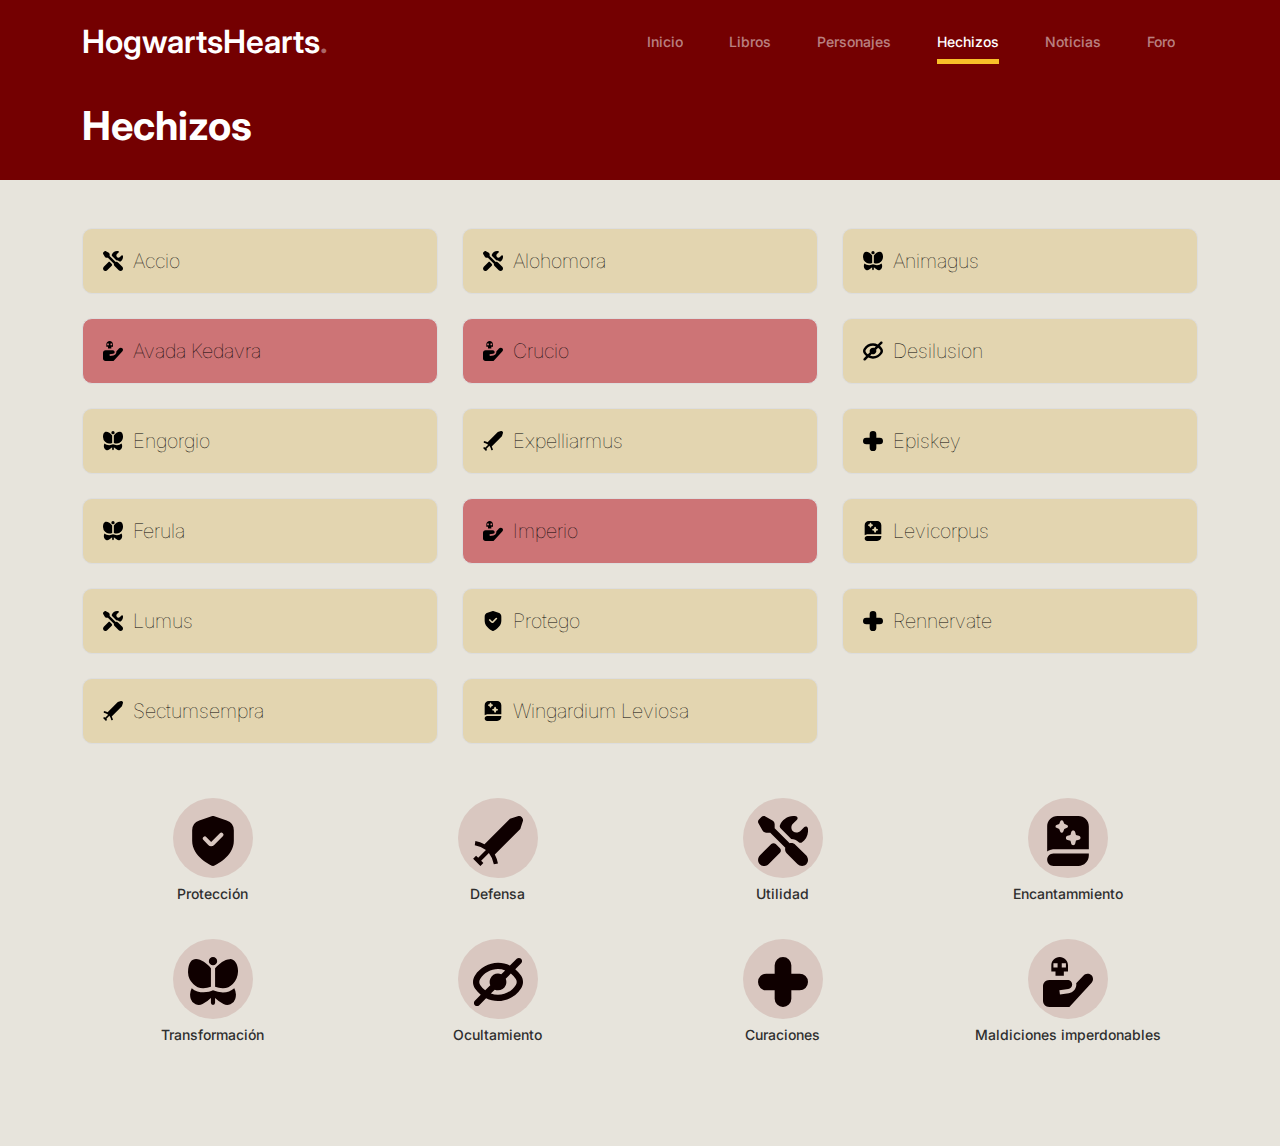
<file: FandomHarryPotter/spells.html>
<!doctype html>
<html lang="en">

<head>
	<meta charset="utf-8">
	<meta name="viewport" content="width=device-width, initial-scale=1, shrink-to-fit=no">
	<meta name="author" content="Untree.co">
	<link rel="shortcut icon" href="hallowsIcon.png">

	<meta name="description" content="" />
	<meta name="keywords" content="bootstrap, bootstrap4" />

	<!-- Bootstrap CSS -->
	<link href="css/bootstrap.min.css" rel="stylesheet">
	<link href="https://cdnjs.cloudflare.com/ajax/libs/font-awesome/6.0.0-beta3/css/all.min.css" rel="stylesheet">
	<link href="css/tiny-slider.css" rel="stylesheet">
	<link href="css/style.css" rel="stylesheet">
	<title>Hechizos</title>
</head>

<body>
	<!-- Barra de navegacion -->
	<nav class="custom-navbar navbar navbar navbar-expand-md navbar-dark bg-dark" arial-label="Furni navigation bar">
		<div class="container">
			<a class="navbar-brand" href="index.html">HogwartsHearts<span>.</span></a>
			<button class="navbar-toggler" type="button" data-bs-toggle="collapse" data-bs-target="#navbarsFurni"
				aria-controls="navbarsFurni" aria-expanded="false" aria-label="Toggle navigation">
				<span class="navbar-toggler-icon"></span>
			</button>
			<div class="collapse navbar-collapse" id="navbarsFurni">
				<ul class="custom-navbar-nav navbar-nav ms-auto mb-2 mb-md-0">
					<li><a class="nav-link" href="index.html">Inicio</a></li>
					<li><a class="nav-link" href="books.html">Libros</a></li>
					<li><a class="nav-link" href="personajes.html">Personajes</a></li>
					<li class="nav-item active"><a class="nav-link" href="spells.html">Hechizos</a></li>
					<li><a class="nav-link" href="news.html">Noticias</a></li>
					<li><a class="nav-link" href="foro.html">Foro</a></li>
				</ul>
			</div>
		</div>
	</nav>

	<!-- Barra de titulo -->
	<div class="hero2">
		<div class="container">
			<div class="row justify-content-between">
				<div class="col-lg-5">
					<div class="intro-excerpt">
						<h1>Hechizos</h1>
					</div>
				</div>
			</div>
		</div>
	</div>



	<!-- Sección de Hechizos -->
	<div class="container my-5">
		<div class="row">
			<div class="col-12 col-md-4 mb-4">
				<div class="hechizo-card" onmouseover="showDescription(this)" onmouseout="hideDescription(this)">
					<span class="hechizo-icon-nombre">
						<img src="images/utilidad.svg" alt="Lock Icon" class="icon-hechizo">
						<h4 class="hechizo-text">Accio</h4>
					</span>
					<p class="hechizo-description">Conocido como el Hechizo Convocador, permite al mago llamar objetos a
						su mano desde la distancia. Es extremadamente útil para recuperar objetos rápidamente.</p>
				</div>
			</div>
			<div class="col-12 col-md-4 mb-4">
				<div class="hechizo-card" onmouseover="showDescription(this)" onmouseout="hideDescription(this)">
					<span class="hechizo-icon-nombre">
						<img src="images/utilidad.svg" alt="Lock Icon" class="icon-hechizo">
						<h4 class="hechizo-text">Alohomora</h4>
					</span>
					<p class="hechizo-description">Un hechizo básico que desbloquea puertas y ventanas que no están
						protegidas por magia. Es una herramienta común entre los magos para entrar en lugares cerrados.
					</p>
				</div>
			</div>
			<div class="col-12 col-md-4 mb-4">
				<div class="hechizo-card" onmouseover="showDescription(this)" onmouseout="hideDescription(this)">
					<span class="hechizo-icon-nombre">
						<img src="images/transformacion.svg" alt="Lock Icon" class="icon-hechizo">
						<h4 class="hechizo-text">Animagus</h4>
					</span>
					<p class="hechizo-description"> Una habilidad compleja y avanzada que solo unos pocos magos y brujas
						pueden dominar, que les permite transformarse a voluntad en un animal específico, manteniendo su
						conciencia humana.</p>
				</div>
			</div>
			<div class="col-12 col-md-4 mb-4">
				<div class="hechizo-card imperdonable" onmouseover="showDescription(this)"
					onmouseout="hideDescription(this)">
					<span class="hechizo-icon-nombre">
						<img src="images/imperdonable.svg" alt="Lock Icon" class="icon-hechizo">
						<h4 class="hechizo-text">Avada Kedavra</h4>
					</span>
					<p class="hechizo-description">Una de las más oscuras y peligrosas Maldiciones Imperdonables,
						resultando en una muerte instantánea para la víctima. No hay conocimiento de un contrahechizo o
						forma de bloquearlo, excepto en circunstancias muy raras.</p>
				</div>
			</div>
			<div class="col-12 col-md-4 mb-4">
				<div class="hechizo-card imperdonable" onmouseover="showDescription(this)"
					onmouseout="hideDescription(this)">
					<span class="hechizo-icon-nombre">
						<img src="images/imperdonable.svg" alt="Lock Icon" class="icon-hechizo">
						<h4 class="hechizo-text">Crucio</h4>
					</span>
					<p class="hechizo-description">También conocida como la Maldición Cruciatus, causa un dolor intenso
						e insoportable. Su uso prolongado puede resultar en daño mental y físico permanente.</p>
				</div>
			</div>
			<div class="col-12 col-md-4 mb-4">
				<div class="hechizo-card" onmouseover="showDescription(this)" onmouseout="hideDescription(this)">
					<span class="hechizo-icon-nombre">
						<img src="images/oculto.svg" alt="Lock Icon" class="icon-hechizo">
						<h4 class="hechizo-text">Desilusion</h4>
					</span>
					<p class="hechizo-description">Un hechizo que altera la apariencia del lanzador o un objeto para que
						se mezcle con su entorno, actuando casi como un camuflaje.</p>
				</div>
			</div>
			<div class="col-12 col-md-4 mb-4">
				<div class="hechizo-card" onmouseover="showDescription(this)" onmouseout="hideDescription(this)">
					<span class="hechizo-icon-nombre">
						<img src="images/transformacion.svg" alt="Lock Icon" class="icon-hechizo">
						<h4 class="hechizo-text">Engorgio</h4>
					</span>
					<p class="hechizo-description">Este hechizo de aumento hace que los objetos crezcan en tamaño. Debe
						ser usado con precaución para evitar resultados inesperados o peligrosos.</p>
				</div>
			</div>
			<div class="col-12 col-md-4 mb-4">
				<div class="hechizo-card" onmouseover="showDescription(this)" onmouseout="hideDescription(this)">
					<span class="hechizo-icon-nombre">
						<img src="images/defensa.svg" alt="Lock Icon" class="icon-hechizo">
						<h4 class="hechizo-text">Expelliarmus</h4>
					</span>
					<p class="hechizo-description">Popularmente utilizado en duelos, este hechizo desarma a un
						adversario, a menudo enviando la varita del oponente volando fuera de su alcance.</p>
				</div>
			</div>
			<div class="col-12 col-md-4 mb-4">
				<div class="hechizo-card" onmouseover="showDescription(this)" onmouseout="hideDescription(this)">
					<span class="hechizo-icon-nombre">
						<img src="images/curacion.svg" alt="Lock Icon" class="icon-hechizo">
						<h4 class="hechizo-text">Episkey</h4>
					</span>
					<p class="hechizo-description">Utilizado para curar lesiones menores y es especialmente útil en
						situaciones de primeros auxilios. Este hechizo puede reparar cartílagos y pequeñas fracturas.
					</p>
				</div>
			</div>
			<div class="col-12 col-md-4 mb-4">
				<div class="hechizo-card" onmouseover="showDescription(this)" onmouseout="hideDescription(this)">
					<span class="hechizo-icon-nombre">
						<img src="images/transformacion.svg" alt="Lock Icon" class="icon-hechizo">
						<h4 class="hechizo-text">Ferula</h4>
					</span>
					<p class="hechizo-description">Genera vendajes de gasa y una férula rígida alrededor de un área
						lesionada, inmovilizándola para su curación.</p>
				</div>
			</div>
			<div class="col-12 col-md-4 mb-4">
				<div class="hechizo-card imperdonable" onmouseover="showDescription(this)"
					onmouseout="hideDescription(this)">
					<span class="hechizo-icon-nombre">
						<img src="images/imperdonable.svg" alt="Lock Icon" class="icon-hechizo">
						<h4 class="hechizo-text">Imperio</h4>
					</span>
					<p class="hechizo-description"> Otro hechizo oscuro de las Maldiciones Imperdonables, permite al
						lanzador tomar control total sobre otra persona, lo que lleva a la víctima a realizar acciones
						contra su voluntad.</p>
				</div>
			</div>
			<div class="col-12 col-md-4 mb-4">
				<div class="hechizo-card" onmouseover="showDescription(this)" onmouseout="hideDescription(this)">
					<span class="hechizo-icon-nombre">
						<img src="images/encantamiento.svg" alt="Lock Icon" class="icon-hechizo">
						<h4 class="hechizo-text">Levicorpus</h4>
					</span>
					<p class="hechizo-description"> Un hechizo que levanta a la víctima por los tobillos, suspendiéndola
						en el aire. Originalmente era un hechizo no verbal, pero se ha conocido a través de los escritos
						de los magos.</p>
				</div>
			</div>
			<div class="col-12 col-md-4 mb-4">
				<div class="hechizo-card" onmouseover="showDescription(this)" onmouseout="hideDescription(this)">
					<span class="hechizo-icon-nombre">
						<img src="images/utilidad.svg" alt="Lock Icon" class="icon-hechizo">
						<h4 class="hechizo-text">Lumus</h4>
					</span>
					<p class="hechizo-description">Este hechizo es extremadamente práctico, invocando una luz brillante
						en la punta de la varita del lanzador. Es esencial en la oscuridad y en la exploración de áreas
						desconocidas.</p>
				</div>
			</div>
			<div class="col-12 col-md-4 mb-4">
				<div class="hechizo-card" onmouseover="showDescription(this)" onmouseout="hideDescription(this)">
					<span class="hechizo-icon-nombre">
						<img src="images/proteccion.svg" alt="Lock Icon" class="icon-hechizo">
						<h4 class="hechizo-text">Protego</h4>
					</span>
					<p class="hechizo-description">Crea una barrera mágica invisible que puede desviar hechizos y
						objetos físicos. Su eficacia depende de la fuerza del lanzador.</p>
				</div>
			</div>
			<div class="col-12 col-md-4 mb-4">
				<div class="hechizo-card" onmouseover="showDescription(this)" onmouseout="hideDescription(this)">
					<span class="hechizo-icon-nombre">
						<img src="images/curacion.svg" alt="Lock Icon" class="icon-hechizo">
						<h4 class="hechizo-text">Rennervate</h4>
					</span>
					<p class="hechizo-description">Anteriormente conocido como "Enervate", este hechizo revierte los
						efectos de la aturdimiento y la inconsciencia, devolviendo a la víctima a su estado normal de
						alerta.</p>
				</div>
			</div>
			<div class="col-12 col-md-4 mb-4">
				<div class="hechizo-card" onmouseover="showDescription(this)" onmouseout="hideDescription(this)">
					<span class="hechizo-icon-nombre">
						<img src="images/defensa.svg" alt="Lock Icon" class="icon-hechizo">
						<h4 class="hechizo-text">Sectumsempra</h4>
					</span>
					<p class="hechizo-description">Un hechizo peligroso creado por Severus Snape que provoca cortes
						profundos y sangrantes en la víctima como si fueran infligidos por una espada invisible.
						Requiere atención médica inmediata.</p>
				</div>
			</div>
			<div class="col-12 col-md-4 mb-4">
				<div class="hechizo-card" onmouseover="showDescription(this)" onmouseout="hideDescription(this)">
					<span class="hechizo-icon-nombre">
						<img src="images/encantamiento.svg" alt="Lock Icon" class="icon-hechizo">
						<h4 class="hechizo-text">Wingardium Leviosa</h4>
					</span>
					<p class="hechizo-description">Uno de los primeros hechizos enseñados a los estudiantes jóvenes,
						permite al lanzador hacer levitar y mover objetos. Requiere concentración y un movimiento de
						varita preciso.</p>
				</div>
			</div>
			<!-- Repite para más hechizos -->
		</div>
	</div>


	<!-- Tipos de hechizos -->
	<div class="why-choose-section">
		<div class="container">
			<div class="row my-5">
				<div class="col-6 col-md-6 col-lg-3 mb-4">
					<div class="feature">
						<div class="icon">
							<img src="images/proteccion.svg" alt="Lock Icon" class="icon-description">
						</div>
						<h3>Protección</h3>
					</div>
				</div>
				<div class="col-6 col-md-6 col-lg-3 mb-4">
					<div class="feature">
						<div class="icon">
							<img src="images/defensa.svg" alt="Image" class="icon-description">
						</div>
						<h3>Defensa</h3>
					</div>
				</div>
				<div class="col-6 col-md-6 col-lg-3 mb-4">
					<div class="feature">
						<div class="icon">
							<img src="images/utilidad.svg" alt="Image" class="icon-description">
						</div>
						<h3>Utilidad</h3>
					</div>
				</div>
				<div class="col-6 col-md-6 col-lg-3 mb-4">
					<div class="feature">
						<div class="icon">
							<img src="images/encantamiento.svg" alt="Image" class="icon-description">
						</div>
						<h3>Encantammiento</h3>
					</div>
				</div>
				<div class="col-6 col-md-6 col-lg-3 mb-4">
					<div class="feature">
						<div class="icon">
							<img src="images/transformacion.svg" alt="Image" class="icon-description">
						</div>
						<h3>Transformación</h3>
					</div>
				</div>
				<div class="col-6 col-md-6 col-lg-3 mb-4">
					<div class="feature">
						<div class="icon">
							<img src="images/oculto.svg" alt="Image" class="icon-description">
						</div>
						<h3>Ocultamiento</h3>
					</div>
				</div>
				<div class="col-6 col-md-6 col-lg-3 mb-4">
					<div class="feature">
						<div class="icon">
							<img src="images/curacion.svg" alt="Image" class="icon-description">
						</div>
						<h3>Curaciones</h3>
					</div>
				</div>
				<div class="col-6 col-md-6 col-lg-3 mb-4">
					<div class="feature">
						<div class="icon">
							<img src="images/imperdonable.svg" alt="Image" class="icon-description">
						</div>
						<h3>Maldiciones imperdonables</h3>
					</div>
				</div>
			</div>
		</div>
	</div>
	<!-- End Why Choose Us Section -->



	<!-- Start Footer Section -->
	<!-- <footer class="footer-section">
		<div class="container relative">
			<div class="row">
				<div class="col-lg-8">
					<div class="subscription-form">
						<h3 class="d-flex align-items-center"><span class="me-1"><img src="images/envelope-outline.svg"
									alt="Image" class="img-fluid"></span><span>Subscribete a nuestras Noticias</span>
						</h3>
						<form action="#" class="row g-3">
							<div class="col-auto">
								<input type="text" class="form-control" placeholder="Nombre">
							</div>
							<div class="col-auto">
								<input type="email" class="form-control" placeholder="Correo electrónico">
							</div>
							<div class="col-auto">
								<button class="btn btn-primary">
									<span class="fa fa-paper-plane"></span>
								</button>
							</div>
						</form>
					</div>
				</div>
			</div>
		</div>
	</footer> -->

	<script>
		function showDescription(card) {
			card.querySelector('.hechizo-description').style.display = 'block';
		}

		function hideDescription(card) {
			card.querySelector('.hechizo-description').style.display = 'none';
		}
	</script>
	<script src="js/bootstrap.bundle.min.js"></script>
	<script src="js/tiny-slider.js"></script>
	<script src="js/custom.js"></script>
</body>

</html>
</file>
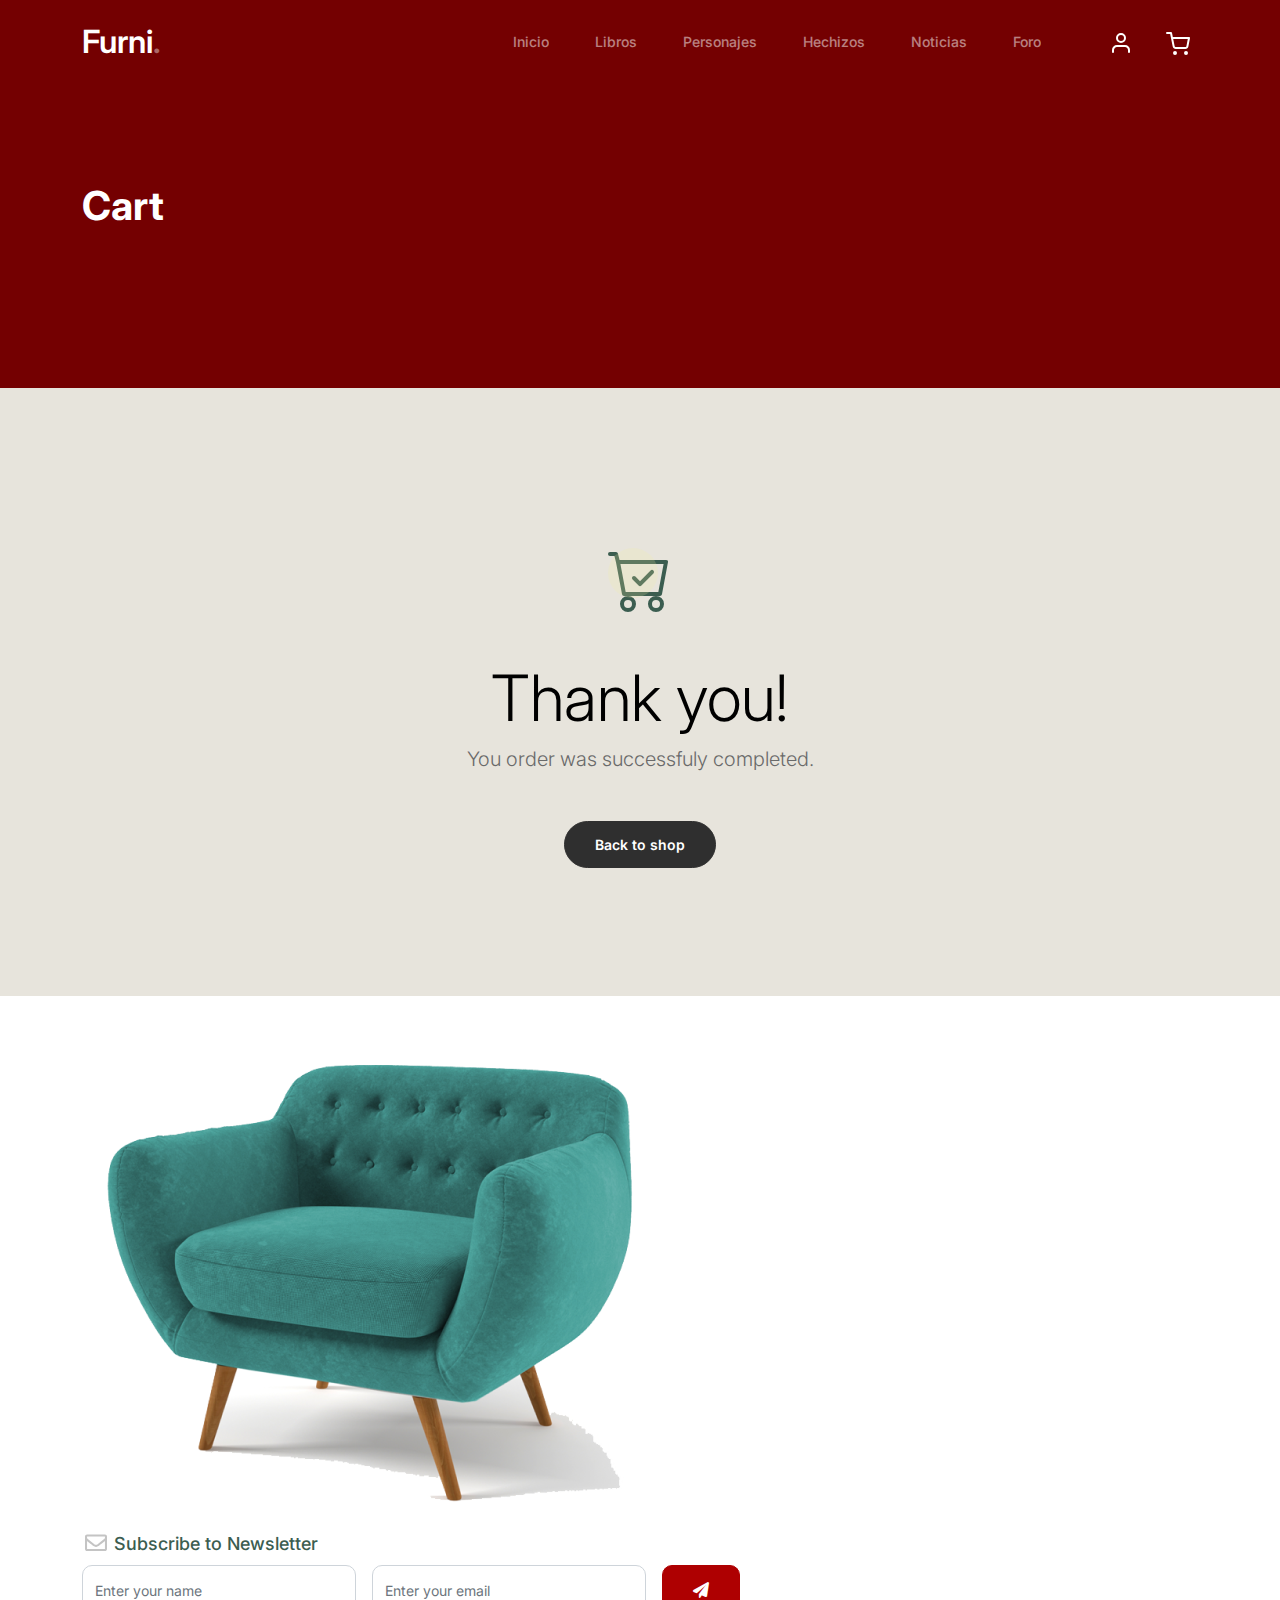
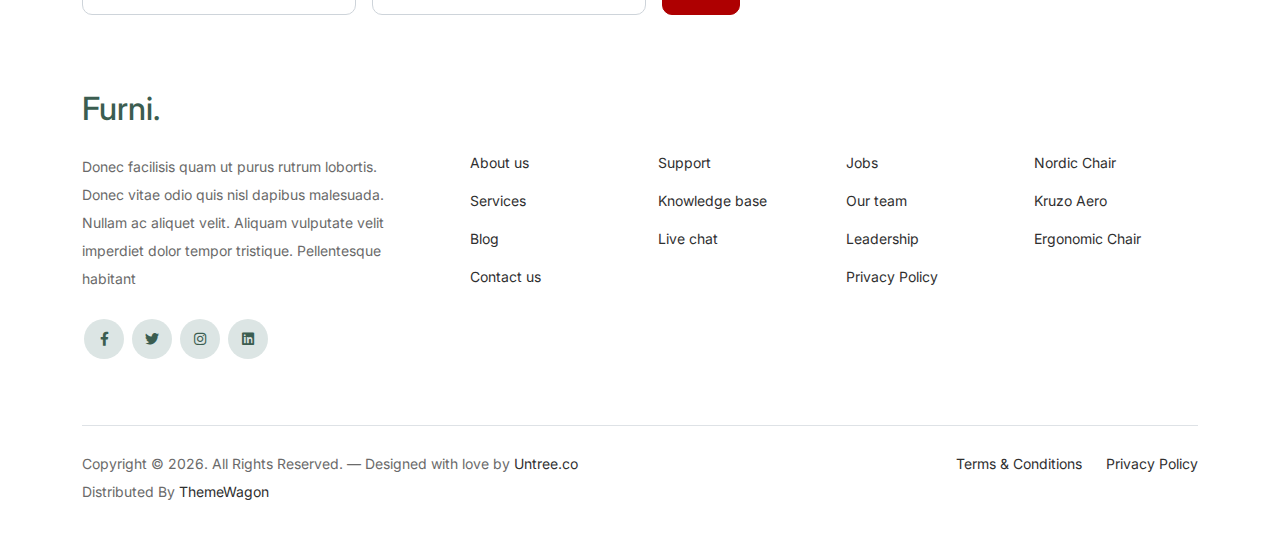
<file: FandomHarryPotter/thankyou.html>
<!-- /*
* Bootstrap 5
* Template Name: Furni
* Template Author: Untree.co
* Template URI: https://untree.co/
* License: https://creativecommons.org/licenses/by/3.0/
*/ -->
<!doctype html>
<html lang="en">

<head>
	<meta charset="utf-8">
	<meta name="viewport" content="width=device-width, initial-scale=1, shrink-to-fit=no">
	<meta name="author" content="Untree.co">
	<link rel="shortcut icon" href="favicon.png">

	<meta name="description" content="" />
	<meta name="keywords" content="bootstrap, bootstrap4" />

	<!-- Bootstrap CSS -->
	<link href="css/bootstrap.min.css" rel="stylesheet">
	<link href="https://cdnjs.cloudflare.com/ajax/libs/font-awesome/6.0.0-beta3/css/all.min.css" rel="stylesheet">
	<link href="css/tiny-slider.css" rel="stylesheet">
	<link href="css/style.css" rel="stylesheet">
	<title>Furni Free Bootstrap 5 Template for Furniture and Interior Design Websites by Untree.co </title>
</head>

<body>

	<!-- Start Header/Navigation -->
	<nav class="custom-navbar navbar navbar navbar-expand-md navbar-dark bg-dark" arial-label="Furni navigation bar">

		<div class="container">
			<a class="navbar-brand" href="index.html">Furni<span>.</span></a>

			<button class="navbar-toggler" type="button" data-bs-toggle="collapse" data-bs-target="#navbarsFurni"
				aria-controls="navbarsFurni" aria-expanded="false" aria-label="Toggle navigation">
				<span class="navbar-toggler-icon"></span>
			</button>

			<div class="collapse navbar-collapse" id="navbarsFurni">
				<ul class="custom-navbar-nav navbar-nav ms-auto mb-2 mb-md-0">
					<li class="nav-item ">
						<a class="nav-link" href="index.html">Inicio</a>
					</li>
					<li><a class="nav-link" href="books.html">Libros</a></li>
					<li><a class="nav-link" href="about.html">Personajes</a></li>
					<li><a class="nav-link" href="services.html">Hechizos</a></li>
					<li><a class="nav-link" href="blog.html">Noticias</a></li>
					<li><a class="nav-link" href="contact.html">Foro</a></li>
				</ul>

				<ul class="custom-navbar-cta navbar-nav mb-2 mb-md-0 ms-5">
					<li><a class="nav-link" href="#"><img src="images/user.svg"></a></li>
					<li><a class="nav-link" href="cart.html"><img src="images/cart.svg"></a></li>
				</ul>
			</div>
		</div>

	</nav>
	<!-- End Header/Navigation -->

	<!-- Start Hero Section -->
	<div class="hero">
		<div class="container">
			<div class="row justify-content-between">
				<div class="col-lg-5">
					<div class="intro-excerpt">
						<h1>Cart</h1>
					</div>
				</div>
				<div class="col-lg-7">

				</div>
			</div>
		</div>
	</div>
	<!-- End Hero Section -->



	<div class="untree_co-section">
		<div class="container">
			<div class="row">
				<div class="col-md-12 text-center pt-5">
					<span class="display-3 thankyou-icon text-primary">
						<svg width="1em" height="1em" viewBox="0 0 16 16" class="bi bi-cart-check mb-5"
							fill="currentColor" xmlns="http://www.w3.org/2000/svg">
							<path fill-rule="evenodd"
								d="M11.354 5.646a.5.5 0 0 1 0 .708l-3 3a.5.5 0 0 1-.708 0l-1.5-1.5a.5.5 0 1 1 .708-.708L8 8.293l2.646-2.647a.5.5 0 0 1 .708 0z" />
							<path fill-rule="evenodd"
								d="M0 1.5A.5.5 0 0 1 .5 1H2a.5.5 0 0 1 .485.379L2.89 3H14.5a.5.5 0 0 1 .491.592l-1.5 8A.5.5 0 0 1 13 12H4a.5.5 0 0 1-.491-.408L2.01 3.607 1.61 2H.5a.5.5 0 0 1-.5-.5zM3.102 4l1.313 7h8.17l1.313-7H3.102zM5 12a2 2 0 1 0 0 4 2 2 0 0 0 0-4zm7 0a2 2 0 1 0 0 4 2 2 0 0 0 0-4zm-7 1a1 1 0 1 0 0 2 1 1 0 0 0 0-2zm7 0a1 1 0 1 0 0 2 1 1 0 0 0 0-2z" />
						</svg>
					</span>
					<h2 class="display-3 text-black">Thank you!</h2>
					<p class="lead mb-5">You order was successfuly completed.</p>
					<p><a href="shop.html" class="btn btn-sm btn-outline-black">Back to shop</a></p>
				</div>
			</div>
		</div>
	</div>

	<!-- Start Footer Section -->
	<footer class="footer-section">
		<div class="container relative">

			<div class="sofa-img">
				<img src="images/sofa.png" alt="Image" class="img-fluid">
			</div>

			<div class="row">
				<div class="col-lg-8">
					<div class="subscription-form">
						<h3 class="d-flex align-items-center"><span class="me-1"><img src="images/envelope-outline.svg"
									alt="Image" class="img-fluid"></span><span>Subscribe to Newsletter</span></h3>

						<form action="#" class="row g-3">
							<div class="col-auto">
								<input type="text" class="form-control" placeholder="Enter your name">
							</div>
							<div class="col-auto">
								<input type="email" class="form-control" placeholder="Enter your email">
							</div>
							<div class="col-auto">
								<button class="btn btn-primary">
									<span class="fa fa-paper-plane"></span>
								</button>
							</div>
						</form>

					</div>
				</div>
			</div>

			<div class="row g-5 mb-5">
				<div class="col-lg-4">
					<div class="mb-4 footer-logo-wrap"><a href="#" class="footer-logo">Furni<span>.</span></a></div>
					<p class="mb-4">Donec facilisis quam ut purus rutrum lobortis. Donec vitae odio quis nisl dapibus
						malesuada. Nullam ac aliquet velit. Aliquam vulputate velit imperdiet dolor tempor tristique.
						Pellentesque habitant</p>

					<ul class="list-unstyled custom-social">
						<li><a href="#"><span class="fa fa-brands fa-facebook-f"></span></a></li>
						<li><a href="#"><span class="fa fa-brands fa-twitter"></span></a></li>
						<li><a href="#"><span class="fa fa-brands fa-instagram"></span></a></li>
						<li><a href="#"><span class="fa fa-brands fa-linkedin"></span></a></li>
					</ul>
				</div>

				<div class="col-lg-8">
					<div class="row links-wrap">
						<div class="col-6 col-sm-6 col-md-3">
							<ul class="list-unstyled">
								<li><a href="#">About us</a></li>
								<li><a href="#">Services</a></li>
								<li><a href="#">Blog</a></li>
								<li><a href="#">Contact us</a></li>
							</ul>
						</div>

						<div class="col-6 col-sm-6 col-md-3">
							<ul class="list-unstyled">
								<li><a href="#">Support</a></li>
								<li><a href="#">Knowledge base</a></li>
								<li><a href="#">Live chat</a></li>
							</ul>
						</div>

						<div class="col-6 col-sm-6 col-md-3">
							<ul class="list-unstyled">
								<li><a href="#">Jobs</a></li>
								<li><a href="#">Our team</a></li>
								<li><a href="#">Leadership</a></li>
								<li><a href="#">Privacy Policy</a></li>
							</ul>
						</div>

						<div class="col-6 col-sm-6 col-md-3">
							<ul class="list-unstyled">
								<li><a href="#">Nordic Chair</a></li>
								<li><a href="#">Kruzo Aero</a></li>
								<li><a href="#">Ergonomic Chair</a></li>
							</ul>
						</div>
					</div>
				</div>

			</div>

			<div class="border-top copyright">
				<div class="row pt-4">
					<div class="col-lg-6">
						<p class="mb-2 text-center text-lg-start">Copyright &copy;
							<script>document.write(new Date().getFullYear());</script>. All Rights Reserved. &mdash;
							Designed with love by <a href="https://untree.co">Untree.co</a> Distributed By <a
								href="https://themewagon.com">ThemeWagon</a>
							<!-- License information: https://untree.co/license/ -->
						</p>
					</div>

					<div class="col-lg-6 text-center text-lg-end">
						<ul class="list-unstyled d-inline-flex ms-auto">
							<li class="me-4"><a href="#">Terms &amp; Conditions</a></li>
							<li><a href="#">Privacy Policy</a></li>
						</ul>
					</div>

				</div>
			</div>

		</div>
	</footer>
	<!-- End Footer Section -->


	<script src="js/bootstrap.bundle.min.js"></script>
	<script src="js/tiny-slider.js"></script>
	<script src="js/custom.js"></script>
</body>

</html>
</file>
<file: FandomHarryPotter/css/tiny-slider.css>
.tns-outer{padding:0 !important}.tns-outer [hidden]{display:none !important}.tns-outer [aria-controls],.tns-outer [data-action]{cursor:pointer}.tns-slider{-webkit-transition:all 0s;-moz-transition:all 0s;transition:all 0s}.tns-slider>.tns-item{-webkit-box-sizing:border-box;-moz-box-sizing:border-box;box-sizing:border-box}.tns-horizontal.tns-subpixel{white-space:nowrap}.tns-horizontal.tns-subpixel>.tns-item{display:inline-block;vertical-align:top;white-space:normal}.tns-horizontal.tns-no-subpixel:after{content:'';display:table;clear:both}.tns-horizontal.tns-no-subpixel>.tns-item{float:left}.tns-horizontal.tns-carousel.tns-no-subpixel>.tns-item{margin-right:-100%}.tns-no-calc{position:relative;left:0}.tns-gallery{position:relative;left:0;min-height:1px}.tns-gallery>.tns-item{position:absolute;left:-100%;-webkit-transition:transform 0s, opacity 0s;-moz-transition:transform 0s, opacity 0s;transition:transform 0s, opacity 0s}.tns-gallery>.tns-slide-active{position:relative;left:auto !important}.tns-gallery>.tns-moving{-webkit-transition:all 0.25s;-moz-transition:all 0.25s;transition:all 0.25s}.tns-autowidth{display:inline-block}.tns-lazy-img{-webkit-transition:opacity 0.6s;-moz-transition:opacity 0.6s;transition:opacity 0.6s;opacity:0.6}.tns-lazy-img.tns-complete{opacity:1}.tns-ah{-webkit-transition:height 0s;-moz-transition:height 0s;transition:height 0s}.tns-ovh{overflow:hidden}.tns-visually-hidden{position:absolute;left:-10000em}.tns-transparent{opacity:0;visibility:hidden}.tns-fadeIn{opacity:1;filter:alpha(opacity=100);z-index:0}.tns-normal,.tns-fadeOut{opacity:0;filter:alpha(opacity=0);z-index:-1}.tns-vpfix{white-space:nowrap}.tns-vpfix>div,.tns-vpfix>li{display:inline-block}.tns-t-subp2{margin:0 auto;width:310px;position:relative;height:10px;overflow:hidden}.tns-t-ct{width:2333.3333333%;width:-webkit-calc(100% * 70 / 3);width:-moz-calc(100% * 70 / 3);width:calc(100% * 70 / 3);position:absolute;right:0}.tns-t-ct:after{content:'';display:table;clear:both}.tns-t-ct>div{width:1.4285714%;width:-webkit-calc(100% / 70);width:-moz-calc(100% / 70);width:calc(100% / 70);height:10px;float:left}

/*# sourceMappingURL=sourcemaps/tiny-slider.css.map */
</file>
<file: FandomHarryPotter/css/style.css>
/*
* Template Name: UntreeStore
* Template Author: Untree.co
* Author URI: https://untree.co/
* License: https://creativecommons.org/licenses/by/3.0/
*/
@import url("https://fonts.googleapis.com/css2?family=Inter:wght@400;500;600;700;800&display=swap");

body {
  overflow-x: hidden;
  position: relative;
}

body {
  font-family: "Inter", sans-serif;
  font-weight: 400;
  line-height: 28px;
  color: #6a6a6a;
  font-size: 14px;
  background-color: #e7e4dc;
}

a {
  text-decoration: none;
  -webkit-transition: .3s all ease;
  -o-transition: .3s all ease;
  transition: .3s all ease;
  color: #2f2f2f;
  text-decoration: underline;
}

a:hover {
  color: #2f2f2f;
  text-decoration: none;
}

a.more {
  font-weight: 600;
}

.custom-navbar {
  background: #740001 !important;
  padding-top: 20px;
  padding-bottom: 20px;
}

.custom-navbar .navbar-brand {
  font-size: 32px;
  font-weight: 600;
}

.custom-navbar .navbar-brand>span {
  opacity: .4;
}

.custom-navbar .navbar-toggler {
  border-color: transparent;
}

.custom-navbar .navbar-toggler:active,
.custom-navbar .navbar-toggler:focus {
  -webkit-box-shadow: none;
  box-shadow: none;
  outline: none;
}

@media (min-width: 992px) {
  .custom-navbar .custom-navbar-nav li {
    margin-left: 15px;
    margin-right: 15px;
  }
}

.custom-navbar .custom-navbar-nav li a {
  font-weight: 500;
  color: #ffffff !important;
  opacity: .5;
  -webkit-transition: .3s all ease;
  -o-transition: .3s all ease;
  transition: .3s all ease;
  position: relative;
}

@media (min-width: 768px) {
  .custom-navbar .custom-navbar-nav li a:before {
    content: "";
    position: absolute;
    bottom: 0;
    left: 8px;
    right: 8px;
    background: #f9bf29;
    height: 5px;
    opacity: 1;
    visibility: visible;
    width: 0;
    -webkit-transition: .15s all ease-out;
    -o-transition: .15s all ease-out;
    transition: .15s all ease-out;
  }
}

.custom-navbar .custom-navbar-nav li a:hover {
  opacity: 1;
}

.custom-navbar .custom-navbar-nav li a:hover:before {
  width: calc(100% - 16px);
}

.custom-navbar .custom-navbar-nav li.active a {
  opacity: 1;
}

.custom-navbar .custom-navbar-nav li.active a:before {
  width: calc(100% - 16px);
}

.custom-navbar .custom-navbar-cta {
  margin-left: 0 !important;
  -webkit-box-orient: horizontal;
  -webkit-box-direction: normal;
  -ms-flex-direction: row;
  flex-direction: row;
}

@media (min-width: 768px) {
  .custom-navbar .custom-navbar-cta {
    margin-left: 40px !important;
  }
}

.custom-navbar .custom-navbar-cta li {
  margin-left: 0px;
  margin-right: 0px;
}

.custom-navbar .custom-navbar-cta li:first-child {
  margin-right: 20px;
}

.hero {
  background: #740001;
  padding: calc(4rem - 30px) 0 0rem 0;
}

@media (min-width: 768px) {
  .hero {
    padding: calc(4rem - 30px) 0 4rem 0;
  }
}

@media (min-width: 992px) {
  .hero {
    padding: calc(8rem - 30px) 0 8rem 0;
  }
}

.hero .intro-excerpt {
  position: relative;
  z-index: 4;
}

@media (min-width: 992px) {
  .hero .intro-excerpt {
    max-width: 450px;
  }
}

.hero h1 {
  font-weight: 700;
  color: #ffffff;
  margin-bottom: 30px;
}

@media (min-width: 1400px) {
  .hero h1 {
    font-size: 54px;
  }
}

.hero p {
  color: rgba(255, 255, 255, 0.5);
  margin-botom: 30px;
}

.hero .hero-img-wrap {
  position: relative;
}

.hero .hero-img-wrap img {
  position: relative;
  top: 0px;
  right: 0px;
  z-index: 2;
  max-width: 780px;
  left: -20px;
}

@media (min-width: 768px) {
  .hero .hero-img-wrap img {
    right: 0px;
    left: -100px;
  }
}

@media (min-width: 992px) {
  .hero .hero-img-wrap img {
    left: 0px;
    top: -80px;
    position: absolute;
    right: -50px;
  }
}

@media (min-width: 1200px) {
  .hero .hero-img-wrap img {
    left: 0px;
    top: -80px;
    right: -100px;
  }
}

/* .hero .hero-img-wrap:after {
  content: "";
  position: absolute;
  width: 255px;
  height: 217px;
  background-image: url("../images/dots-light.svg");
  background-size: contain;
  background-repeat: no-repeat;
  right: -100px;
  top: -0px;
} */

@media (min-width: 1200px) {
  .hero .hero-img-wrap:after {
    top: -40px;
  }
}

.hero2 {
  background: #740001;
  padding: calc(4rem - 30px) 0 0rem 0;
}

@media (min-width: 768px) {
  .hero2 {
    padding: calc(4rem - 30px) 0 2rem 0;
  }
}

@media (min-width: 992px) {
  .hero2 {
    padding: calc(3rem - 30px) 0 0rem 0;
  }
}

.hero2 .intro-excerpt {
  position: relative;
  z-index: 4;
}

@media (min-width: 992px) {
  .hero2 .intro-excerpt {
    max-width: 450px;
  }
}

.hero2 h1 {
  font-weight: 700;
  color: #ffffff;
  margin-bottom: 30px;
}

@media (min-width: 1400px) {
  .hero2 h1 {
    font-size: 54px;
  }
}


.btn {
  font-weight: 600;
  padding: 12px 30px;
  border-radius: 30px;
  color: #ffffff;
  background: #2f2f2f;
  border-color: #2f2f2f;
}

.btn:hover {
  color: #ffffff;
  background: #222222;
  border-color: #222222;
}

.btn:active,
.btn:focus {
  outline: none !important;
  -webkit-box-shadow: none;
  box-shadow: none;
}

.btn.btn-primary {
  background: #AE0001;
  border-color: #AE0001;
}

.btn.btn-primary:hover {
  background: #740001;
  border-color: #740001;
}

.btn.btn-secondary {
  color: #2f2f2f;
  background: #f9bf29;
  border-color: #f9bf29;
}

.btn.btn-secondary:hover {
  background: #f8b810;
  border-color: #f8b810;
}

.btn.btn-white-outline {
  background: transparent;
  border-width: 2px;
  border-color: rgba(255, 255, 255, 0.3);
}

.btn.btn-white-outline:hover {
  border-color: white;
  color: #ffffff;
}

.section-title {
  color: #2f2f2f;
}

.product-section {
  padding: 7rem 0;
}

.product-section .product-item {
  text-align: center;
  text-decoration: none;
  display: block;
  position: relative;
  padding-bottom: 50px;
  cursor: pointer;
}

.product-section .product-item .product-thumbnail {
  margin-bottom: 30px;
  position: relative;
  top: 0;
  -webkit-transition: .3s all ease;
  -o-transition: .3s all ease;
  transition: .3s all ease;
}

.product-item .img-fluid.product-thumbnail {
  border-radius: 10px;
}

.product-section .product-item h3 {
  font-weight: 600;
  font-size: 16px;
}

.product-section .product-item strong {
  font-weight: 800 !important;
  font-size: 18px !important;
}

.product-section .product-item h3,
.product-section .product-item strong {
  color: #2f2f2f;
  text-decoration: none;
}

.product-section .product-item .icon-cross {
  position: absolute;
  width: 35px;
  height: 35px;
  display: inline-block;
  background: #2f2f2f;
  bottom: 15px;
  left: 50%;
  -webkit-transform: translateX(-50%);
  -ms-transform: translateX(-50%);
  transform: translateX(-50%);
  margin-bottom: -17.5px;
  border-radius: 50%;
  opacity: 0;
  visibility: hidden;
  -webkit-transition: .3s all ease;
  -o-transition: .3s all ease;
  transition: .3s all ease;
}

.product-section .product-item .icon-cross img {
  position: absolute;
  left: 50%;
  top: 50%;
  -webkit-transform: translate(-50%, -50%);
  -ms-transform: translate(-50%, -50%);
  transform: translate(-50%, -50%);
}

.product-section .product-item:before {
  bottom: 0;
  left: 0;
  right: 0;
  position: absolute;
  content: "";
  background: #dcc075;
  height: 0%;
  z-index: -1;
  border-radius: 10px;
  -webkit-transition: .3s all ease;
  -o-transition: .3s all ease;
  transition: .3s all ease;
}

.product-section .product-item:hover .product-thumbnail {
  top: -25px;
}

.product-section .product-item:hover .icon-cross {
  bottom: 0;
  opacity: 1;
  visibility: visible;
}

.product-section .product-item:hover:before {
  height: 70%;
}

.why-choose-section {
  padding: 0rem 0;
}

.why-choose-section .img-wrap {
  position: relative;
}

.why-choose-section .img-wrap:before {
  position: absolute;
  content: "";
  width: 255px;
  height: 217px;
  background-image: url("../images/dots-yellow.svg");
  background-repeat: no-repeat;
  background-size: contain;
  -webkit-transform: translate(-40%, -40%);
  -ms-transform: translate(-40%, -40%);
  transform: translate(-40%, -40%);
  z-index: -1;
}

.why-choose-section .img-wrap img {
  border-radius: 20px;
}

.feature {
  margin-bottom: 30px;
  text-align: center;
}

.feature .icon {
  display: inline-block;
  position: relative;
  margin-bottom: 20px;
}

.feature .icon:before {
  content: "";
  width: 80px;
  height: 80px;
  position: absolute;
  background: #74000220;
  border-radius: 50%;
  right: -15px;
  bottom: -12px;
}

.feature h3 {
  font-size: 14px;
  color: #2f2f2f;
}

.feature p {
  font-size: 14px;
  line-height: 22px;
  color: #6a6a6a;
}

.we-help-section {
  padding: 7rem 0;
}

.we-help-section .imgs-grid {
  display: -ms-grid;
  display: grid;
  -ms-grid-columns: 1fr 1fr 1fr 1fr 1fr 1fr 1fr 1fr 1fr 1fr 1fr 1fr 1fr 1fr 1fr 1fr 1fr 1fr 1fr 1fr 1fr 1fr 1fr 1fr 1fr 1fr 1fr;
  grid-template-columns: repeat(27, 1fr);
  position: relative;
}


.we-help-section .imgs-grid:before {
  position: absolute;
  content: "";
  width: 255px;
  height: 217px;
  background-image: url("../images/dots-green.svg");
  background-size: contain;
  background-repeat: no-repeat;
  -webkit-transform: translate(-40%, -40%);
  -ms-transform: translate(-40%, -40%);
  transform: translate(-40%, -40%);
  z-index: -1;
}

.we-help-section .imgs-grid .grid {
  position: relative;
}

.we-help-section .imgs-grid .grid img {
  border-radius: 20px;
  max-width: 100%;
}

.we-help-section .imgs-grid .grid.grid-1 {
  -ms-grid-column: 1;
  -ms-grid-column-span: 18;
  grid-column: 1 / span 18;
  -ms-grid-row: 1;
  -ms-grid-row-span: 27;
  grid-row: 1 / span 27;
}

.we-help-section .imgs-grid .grid.grid-2 {
  -ms-grid-column: 19;
  -ms-grid-column-span: 27;
  grid-column: 19 / span 27;
  -ms-grid-row: 1;
  -ms-grid-row-span: 5;
  grid-row: 1 / span 5;
  padding-left: 20px;
}

.we-help-section .imgs-grid .grid.grid-3 {
  -ms-grid-column: 14;
  -ms-grid-column-span: 16;
  grid-column: 14 / span 16;
  -ms-grid-row: 6;
  -ms-grid-row-span: 27;
  grid-row: 6 / span 27;
  padding-top: 20px;
}

.custom-list {
  width: 100%;
}

.custom-list li {
  display: inline-block;
  width: calc(50% - 20px);
  margin-bottom: 12px;
  line-height: 1.5;
  position: relative;
  padding-left: 20px;
}

.custom-list li:before {
  content: "";
  width: 8px;
  height: 8px;
  border-radius: 50%;
  border: 2px solid #3b5d50;
  position: absolute;
  left: 0;
  top: 8px;
}

.popular-product {
  padding: 0 0 7rem 0;
}

.popular-product .product-item-sm h3 {
  font-size: 14px;
  font-weight: 700;
  color: #2f2f2f;
}

.popular-product .product-item-sm a {
  text-decoration: none;
  color: #2f2f2f;
  -webkit-transition: .3s all ease;
  -o-transition: .3s all ease;
  transition: .3s all ease;
}

.popular-product .product-item-sm a:hover {
  color: rgba(47, 47, 47, 0.5);
}

.popular-product .product-item-sm p {
  line-height: 1.4;
  margin-bottom: 10px;
  font-size: 14px;
}

.popular-product .product-item-sm .thumbnail {
  margin-right: 10px;
  -webkit-box-flex: 0;
  -ms-flex: 0 0 120px;
  flex: 0 0 120px;
  position: relative;
}

.popular-product .product-item-sm .thumbnail:before {
  content: "";
  position: absolute;
  border-radius: 20px;
  background: #dce5e4;
  width: 98px;
  height: 98px;
  top: 50%;
  left: 50%;
  -webkit-transform: translate(-50%, -50%);
  -ms-transform: translate(-50%, -50%);
  transform: translate(-50%, -50%);
  z-index: -1;
}


.testimonial-block {
  display: flex;
  flex-direction: row;
}

.testimonial-section {
  padding: 3rem 0 7rem 0;
}

.testimonial-slider-wrap {
  position: relative;
}

.testimonial-slider-wrap .tns-inner {
  padding-top: 40px;
}

.testimonial-slider-wrap .item .testimonial-block blockquote {
  font-size: 16px;
}

@media (min-width: 768px) {
  .testimonial-slider-wrap .item .testimonial-block blockquote {
    line-height: 32px;
    font-size: 18px;
  }
}

.testimonial-slider-wrap .item .testimonial-block .author-info .author-pic {
  margin-bottom: 20px;
}

.testimonial-slider-wrap .item .testimonial-block .author-info .author-pic img {

  min-width: 300px;
  border-radius: 50%;
}

.testimonial-slider-wrap .item .testimonial-block .author-info h3 {
  font-size: 14px;
  font-weight: 700;
  color: #2f2f2f;
  margin-bottom: 0;
}

.testimonial-slider-wrap #testimonial-nav {
  position: absolute;
  top: 50%;
  z-index: 99;
  width: 100%;
  display: none;
}

@media (min-width: 768px) {
  .testimonial-slider-wrap #testimonial-nav {
    display: block;
  }
}

.testimonial-slider-wrap #testimonial-nav>span {
  cursor: pointer;
  position: absolute;
  width: 58px;
  height: 58px;
  line-height: 58px;
  border-radius: 50%;
  background: rgba(59, 93, 80, 0.1);
  color: #2f2f2f;
  -webkit-transition: .3s all ease;
  -o-transition: .3s all ease;
  transition: .3s all ease;
}

.testimonial-slider-wrap #testimonial-nav>span:hover {
  background: #3b5d50;
  color: #ffffff;
}

.testimonial-slider-wrap #testimonial-nav .prev {
  left: -10px;
}

.testimonial-slider-wrap #testimonial-nav .next {
  right: 0;
}

.testimonial-slider-wrap .tns-nav {
  position: absolute;
  bottom: -50px;
  left: 50%;
  -webkit-transform: translateX(-50%);
  -ms-transform: translateX(-50%);
  transform: translateX(-50%);
}

.testimonial-slider-wrap .tns-nav button {
  background: none;
  border: none;
  display: inline-block;
  position: relative;
  width: 0 !important;
  height: 7px !important;
  margin: 2px;
}

.testimonial-slider-wrap .tns-nav button:active,
.testimonial-slider-wrap .tns-nav button:focus,
.testimonial-slider-wrap .tns-nav button:hover {
  outline: none;
  -webkit-box-shadow: none;
  box-shadow: none;
  background: none;
}

.testimonial-slider-wrap .tns-nav button:before {
  display: block;
  width: 7px;
  height: 7px;
  left: 0;
  top: 0;
  position: absolute;
  content: "";
  border-radius: 50%;
  -webkit-transition: .3s all ease;
  -o-transition: .3s all ease;
  transition: .3s all ease;
  background-color: #d6d6d6;
}

.testimonial-slider-wrap .tns-nav button:hover:before,
.testimonial-slider-wrap .tns-nav button.tns-nav-active:before {
  background-color: #3b5d50;
}

.before-footer-section {
  padding: 7rem 0 0rem 0 !important;
}

.blog-section {
  padding: 7rem 0 12rem 0;
}

.blog-section .post-entry a {
  text-decoration: none;
}

.blog-section .post-entry .post-thumbnail {
  display: block;
  margin-bottom: 20px;
}

.blog-section .post-entry .post-thumbnail img {
  border-radius: 20px;
  -webkit-transition: .3s all ease;
  -o-transition: .3s all ease;
  transition: .3s all ease;
}

.blog-section .post-entry .post-content-entry {
  padding-left: 15px;
  padding-right: 15px;
}

.blog-section .post-entry .post-content-entry h3 {
  font-size: 16px;
  margin-bottom: 0;
  font-weight: 600;
  margin-bottom: 7px;
}

.blog-section .post-entry .post-content-entry .meta {
  font-size: 14px;
}

.blog-section .post-entry .post-content-entry .meta a {
  font-weight: 600;
}

.blog-section .post-entry:hover .post-thumbnail img,
.blog-section .post-entry:focus .post-thumbnail img {
  opacity: .7;
}

.footer-section {
  padding: 40px 0;
  background: #ffffff;
}

.footer-section .relative {
  position: relative;
}

.footer-section a {
  text-decoration: none;
  color: #2f2f2f;
  -webkit-transition: .3s all ease;
  -o-transition: .3s all ease;
  transition: .3s all ease;
}

.footer-section a:hover {
  color: rgba(47, 47, 47, 0.5);
}

.footer-section .subscription-form {
  margin-bottom: 40px;
  position: relative;
  z-index: 2;
  margin-top: 100px;
}

@media (min-width: 992px) {
  .footer-section .subscription-form {
    margin-top: 0px;
    margin-bottom: 80px;
  }
}

.footer-section .subscription-form h3 {
  font-size: 18px;
  font-weight: 500;
  color: #3b5d50;
}

.footer-section .subscription-form .form-control {
  height: 50px;
  border-radius: 10px;
  font-family: "Inter", sans-serif;
}

.footer-section .subscription-form .form-control:active,
.footer-section .subscription-form .form-control:focus {
  outline: none;
  -webkit-box-shadow: none;
  box-shadow: none;
  border-color: #3b5d50;
  -webkit-box-shadow: 0 1px 4px 0 rgba(0, 0, 0, 0.2);
  box-shadow: 0 1px 4px 0 rgba(0, 0, 0, 0.2);
}

.footer-section .subscription-form .form-control::-webkit-input-placeholder {
  font-size: 14px;
}

.footer-section .subscription-form .form-control::-moz-placeholder {
  font-size: 14px;
}

.footer-section .subscription-form .form-control:-ms-input-placeholder {
  font-size: 14px;
}

.footer-section .subscription-form .form-control:-moz-placeholder {
  font-size: 14px;
}

.footer-section .subscription-form .btn {
  border-radius: 10px !important;
}

.footer-section .snitch-img {
  position: absolute;
  top: -350px;
  z-index: 1;
  right: 0;
}

.footer-section .snitch-img img {
  max-width: 380px;
}

.footer-section .links-wrap {
  margin-top: 0px;
}

@media (min-width: 992px) {
  .footer-section .links-wrap {
    margin-top: 54px;
  }
}

.footer-section .links-wrap ul li {
  margin-bottom: 10px;
}

.footer-section .footer-logo-wrap .footer-logo {
  font-size: 32px;
  font-weight: 500;
  text-decoration: none;
  color: #3b5d50;
}

.footer-section .custom-social li {
  margin: 2px;
  display: inline-block;
}

.footer-section .custom-social li a {
  width: 40px;
  height: 40px;
  text-align: center;
  line-height: 40px;
  display: inline-block;
  background: #dce5e4;
  color: #3b5d50;
  border-radius: 50%;
}

.footer-section .custom-social li a:hover {
  background: #3b5d50;
  color: #ffffff;
}

.footer-section .border-top {
  border-color: #dce5e4;
}

.footer-section .border-top.copyright {
  font-size: 14px !important;
}

.untree_co-section {
  padding: 7rem 0;
}

.form-control {
  height: 50px;
  border-radius: 10px;
  font-family: "Inter", sans-serif;
}

.form-control:active,
.form-control:focus {
  outline: none;
  -webkit-box-shadow: none;
  box-shadow: none;
  border-color: #3b5d50;
  -webkit-box-shadow: 0 1px 4px 0 rgba(0, 0, 0, 0.2);
  box-shadow: 0 1px 4px 0 rgba(0, 0, 0, 0.2);
}

.form-control::-webkit-input-placeholder {
  font-size: 14px;
}

.form-control::-moz-placeholder {
  font-size: 14px;
}

.form-control:-ms-input-placeholder {
  font-size: 14px;
}

.form-control:-moz-placeholder {
  font-size: 14px;
}

.service {
  line-height: 1.5;
}

.service .service-icon {
  border-radius: 10px;
  -webkit-box-flex: 0;
  -ms-flex: 0 0 50px;
  flex: 0 0 50px;
  height: 50px;
  line-height: 50px;
  text-align: center;
  background: #baffe4;
  margin-right: 20px;
  color: #ffffff;
}

textarea {
  height: auto !important;
}

.site-blocks-table {
  overflow: auto;
}

.site-blocks-table .product-thumbnail {
  width: 200px;
}

.site-blocks-table .btn {
  padding: 2px 10px;
}

.site-blocks-table thead th {
  padding: 30px;
  text-align: center;
  border-width: 0px !important;
  vertical-align: middle;
  color: rgba(0, 0, 0, 0.8);
  font-size: 18px;
}

.site-blocks-table td {
  padding: 20px;
  text-align: center;
  vertical-align: middle;
  color: rgba(0, 0, 0, 0.8);
}

.site-blocks-table tbody tr:first-child td {
  border-top: 1px solid #3b5d50 !important;
}

.site-blocks-table .btn {
  background: none !important;
  color: #000000;
  border: none;
  height: auto !important;
}

.site-block-order-table th {
  border-top: none !important;
  border-bottom-width: 1px !important;
}

.site-block-order-table td,
.site-block-order-table th {
  color: #000000;
}

.couponcode-wrap input {
  border-radius: 10px !important;
}

.text-primary {
  color: #3b5d50 !important;
}

.thankyou-icon {
  position: relative;
  color: #3b5d50;
}

.thankyou-icon:before {
  position: absolute;
  content: "";
  width: 50px;
  height: 50px;
  border-radius: 50%;
  background: rgba(243, 240, 158, 0.2);
}


/* modal style */
.modal-book .modal-dialog {
  max-width: 60%;
  /* Aumenta el ancho del modal */
  max-height: 80%;
  /* Aumenta el alto del modal */
  margin: auto;
  overflow: auto;
  padding: 10px;
  /* Agrega un padding alrededor del modal */
}

.img-container {
  margin-right: 10px;
  /* Agrega un margen a la derecha del contenedor de la imagen */
}

.img-modal {
  border-radius: 10px;
  max-width: 180px;
  /* Reduce el ancho de la imagen */
  margin-right: 10px;
  /* Agrega un margen a la derecha de la imagen */
}

.modal-content {
  border-radius: 10px;
  /* display: flex;
  flex-direction: row; */
}

.modal-body {
  border-radius: 10px;
  display: flex;
  flex-direction: row;
}

.modal-p {
  font-size: 15px;
  font-weight: 150;
  color: #2c2c2c;
  margin-bottom: 10px;
}

.modal-h1 {

  font-size: 30px;
  font-weight: 700;
  color: #740001;
  margin-bottom: 0px;
}

.modal-header {
  background-color: transparent;
  display: flex;
  justify-content: center;
  align-items: center;
}

.btn-cerrar {
  font-weight: 600;
  padding: 10px 20px;
  border-radius: 18px;
  color: #2f2f2f;
  background: #f8b810;
  border-color: #f8b810
}

.lista-view .product-item {
  display: block;
  /* Cambia a vista de bloque */
  text-align: left;
  margin-bottom: 10px;
  /* Espaciado entre elementos */
}

.lista-view .product-item img {
  display: none;
  /* Oculta la imagen */
}

.lista-view .product-price {
  display: block;
}

.hechizo-card {
  border: 1px solid #ddd;
  padding: 20px;
  text-align: center;
  position: relative;
  border-radius: 10px;
  background-color: #e3d5b0;
  width: auto;
  /* O especifica un ancho fijo si lo prefieres */
}

.hechizo-card.imperdonable {
  background-color: #cd7476;
}

.hechizo-card img {
  width: 50px;
  /* Ajustar según necesidad */
  height: auto;
}

.hechizo-description {
  display: none;
  position: absolute;
  bottom: 10px;
  left: 10px;
  right: 10px;
  background-color: white;
  padding: 10px;
  border: 1px solid #ddd;
  border-radius: 10px;
  box-shadow: 0 2px 5px rgba(0, 0, 0, 0.2);
}

.hechizo-card .hechizo-icon-nombre {
  display: flex;
  align-items: center;
  justify-content: flex-start;
}

.hechizo-card .icon-hechizo {
  width: 20px;
  /* Tamaño más pequeño del icono */
  margin-right: 10px;
  /* Espaciado entre el icono y el nombre */
  float: left;
}

.hechizo-text {
  font-size: 20px;
  font-weight: 100;
  color: #000000;
  margin-bottom: 0px;
}

.icon-description {
  width: 50px;
}

.modal-foro .modal-dialog {
  max-width: 50%;
  /* Aumenta el ancho del modal */
  max-height: 60%;
  /* Aumenta el alto del modal */
  margin: auto;
  overflow: auto;
  padding: 10px;
  /* Agrega un padding alrededor del modal */
}

.modal-content-foro {
  border-radius: 10px;
}

.modal-body-foro {
  text-align: center;
  padding: 20px;
  border-radius: 10px;
  flex-direction: row;
}

.usuario-foro.mb-3 {
  margin-bottom: 15px;
  /* Espacio entre cada sección del formulario */
}

#formPublicacion {
  /* display: flex; */
  flex-direction: column;
  align-items: center;
  /* Alinea los elementos del formulario al centro */
}

.form-select,
#inputNombreUsuario,
#textareaComentario {
  width: 90%;
  /* Establece un ancho específico para los controles de formulario */
  margin: 0 auto;
  /* Centra los controles de formulario horizontalmente */
}

.usuario-foro {
  display: flex;
  /* Usa Flexbox */
  justify-content: center;
  /* Centra los elementos horizontalmente */
  align-items: center;
  /* Alinea los elementos verticalmente */
  width: 100%;
  /* Asegura que el contenedor ocupe todo el ancho disponible */
  margin-bottom: 15px;
  /* Espacio debajo de esta sección */
}

.card {
  border-radius: 10px;
  border: none;
}

.card-body {
  border-radius: 10px;
  background-color: #ffffff;
}

.card-body.slytherin {
  background-color: #84d09ca0;
}

.card-body.gryffindor {
  background-color: #e1ae9da3;
}

.card-body.ravenclaw {
  background-color: #9dade1a3;
}

.card-body.hufflepuff {
  background-color: #e1e09da3;
}

.card-footer {
  border: none;
  border-radius: 10px;
  display: flex;
  justify-content: space-between;
}

.UDbtn {
  border: none;
  border-radius: 5px;
}
</file>
